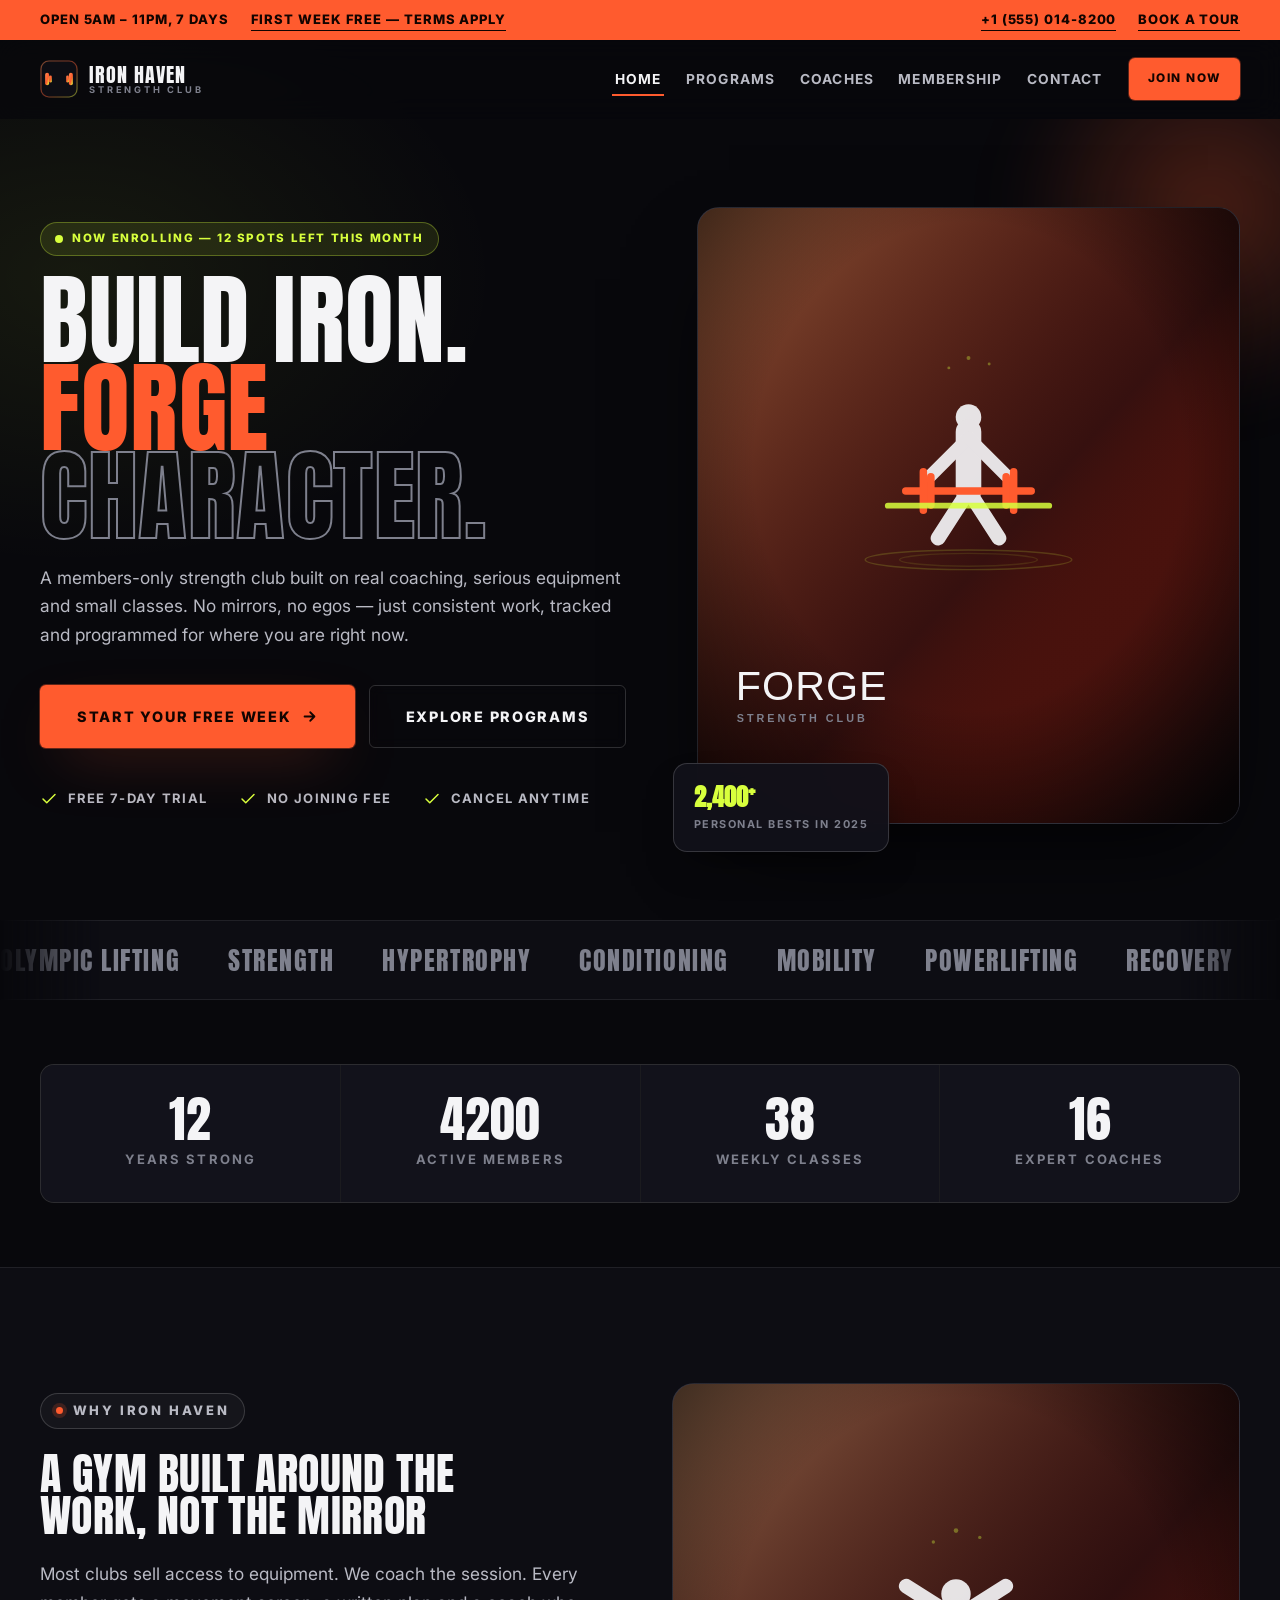
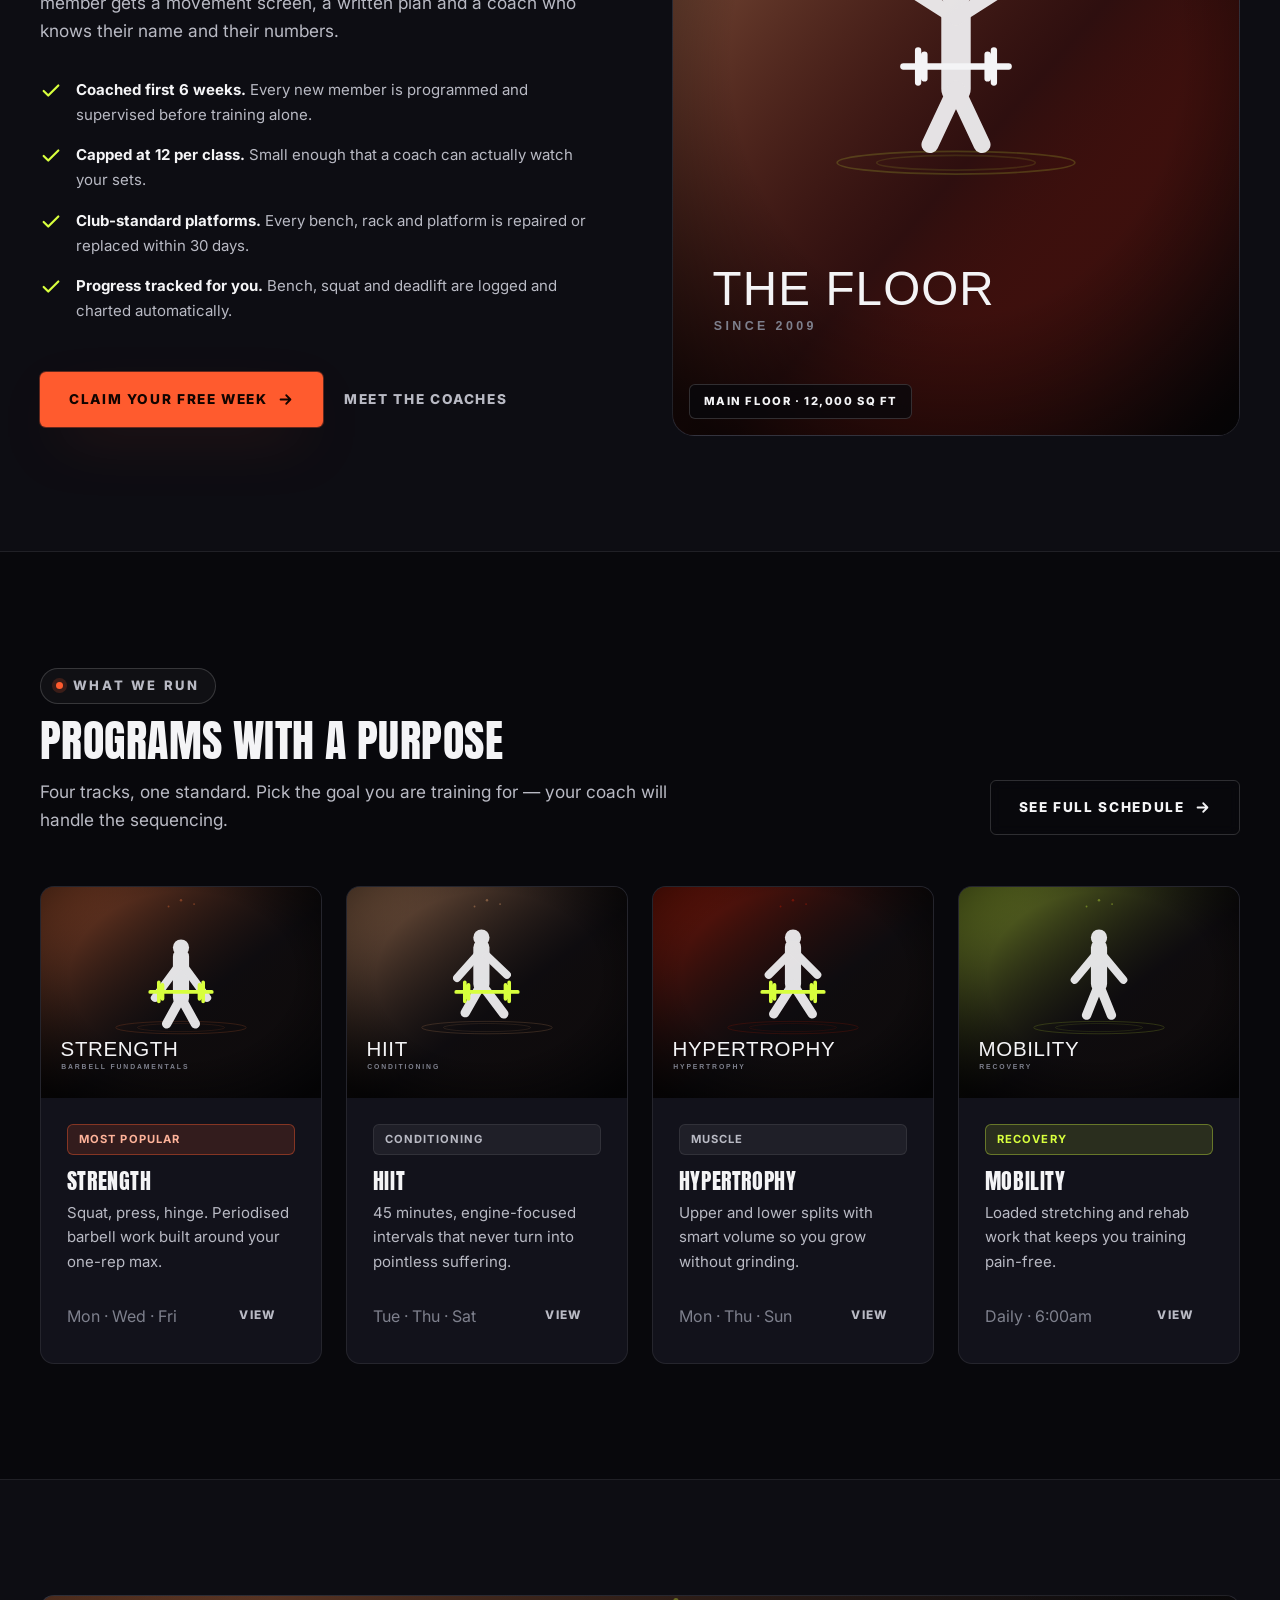
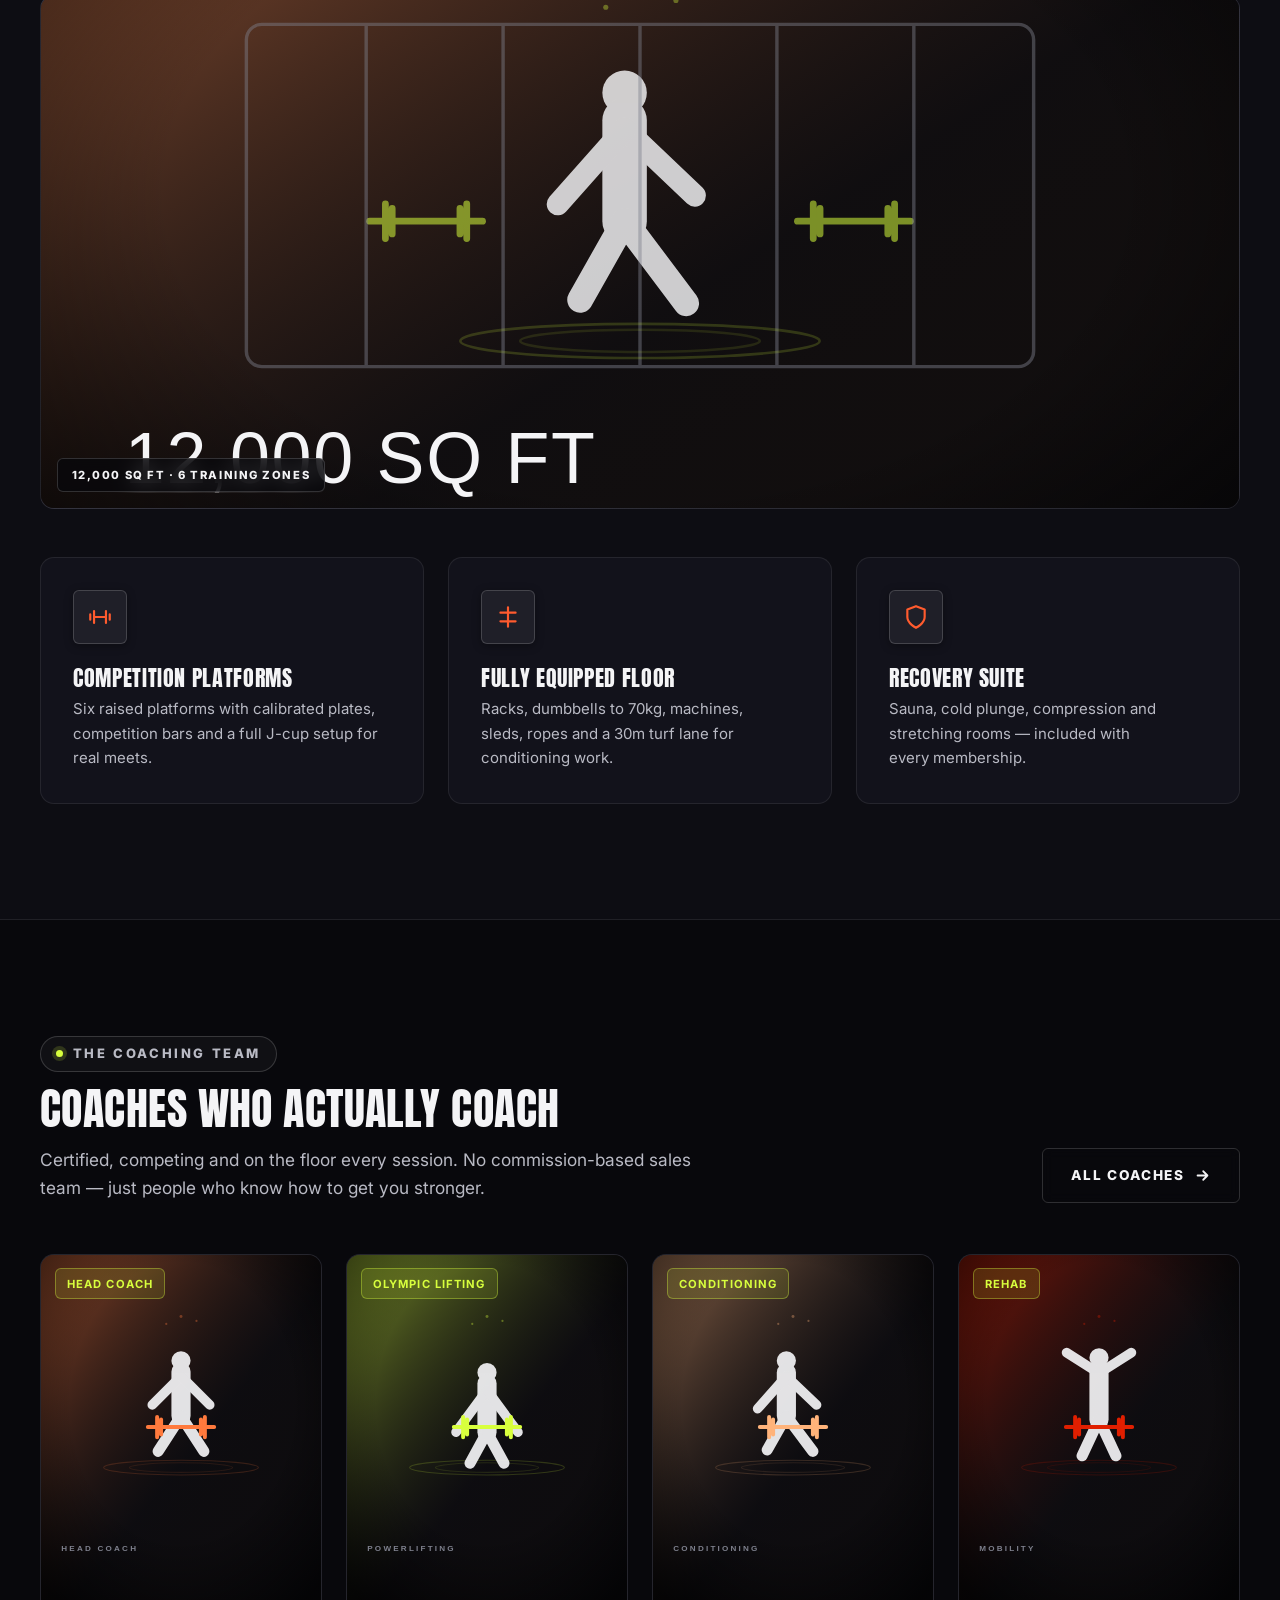
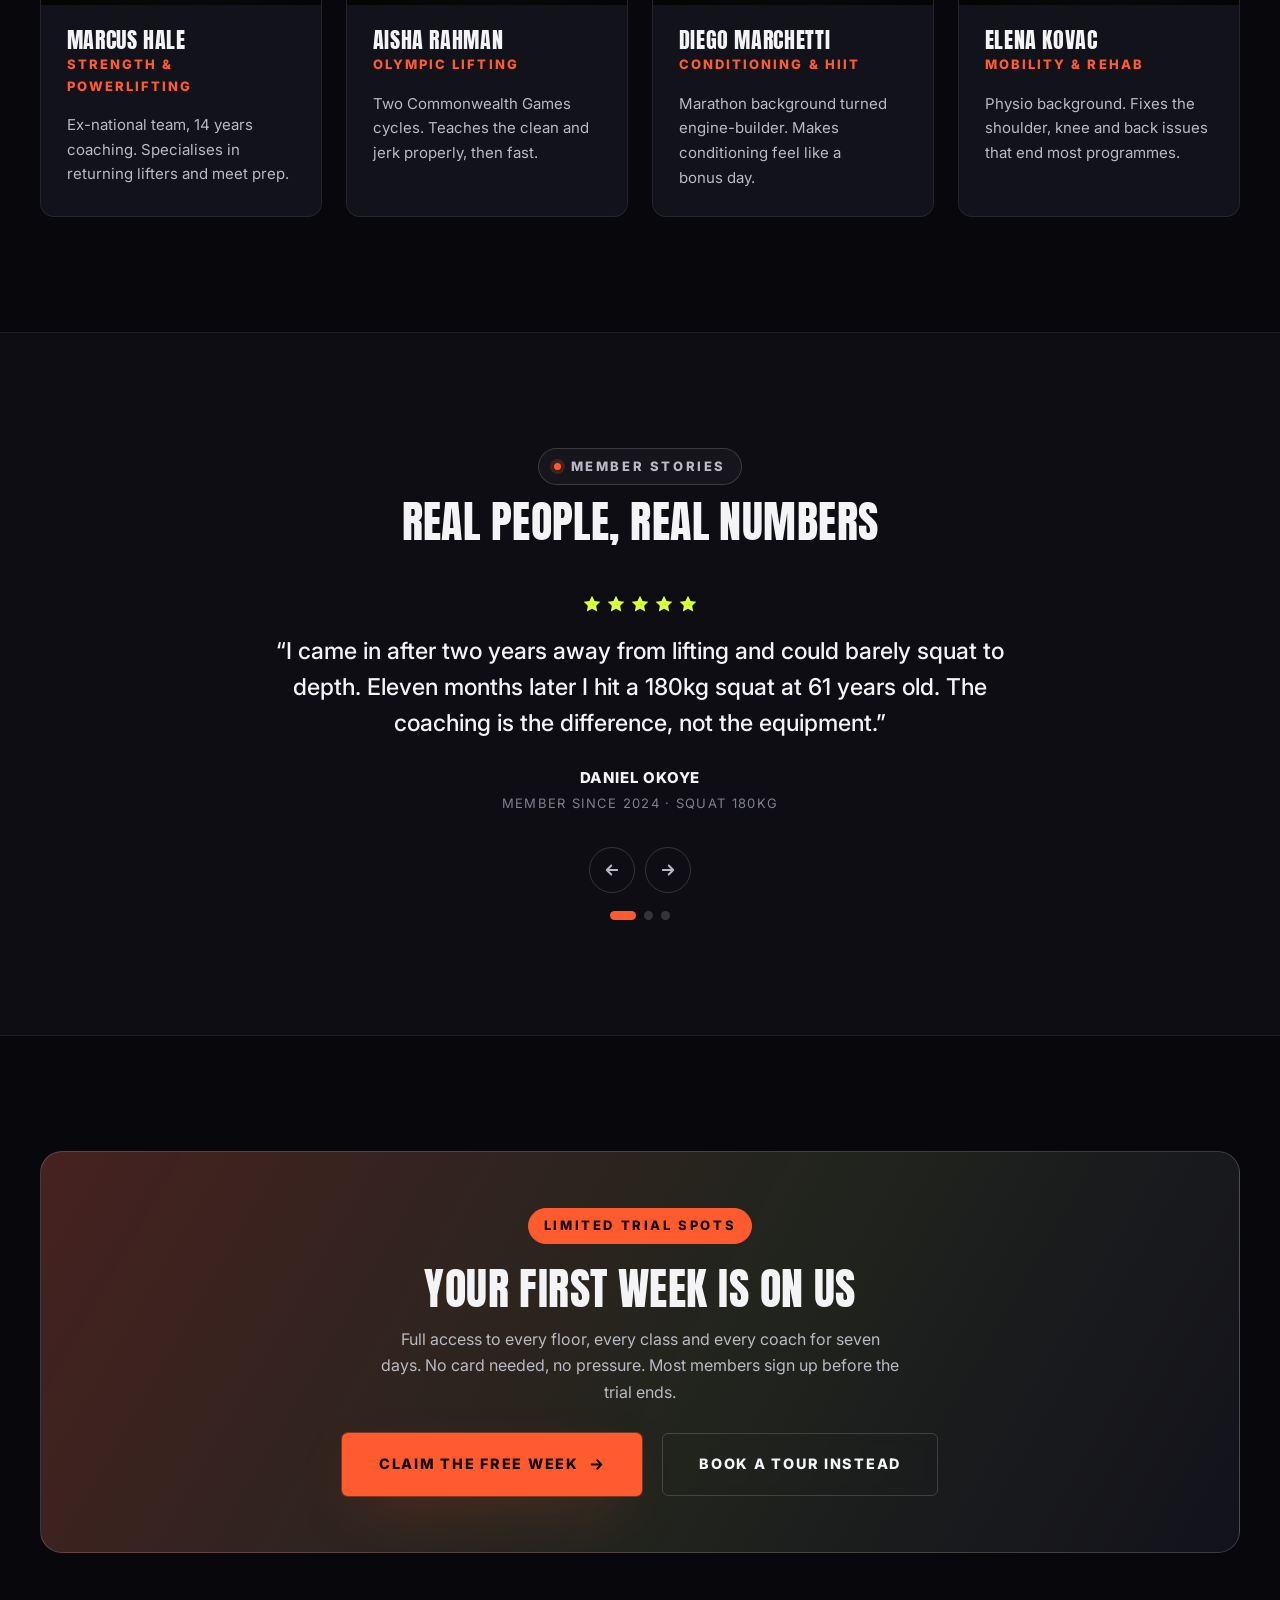
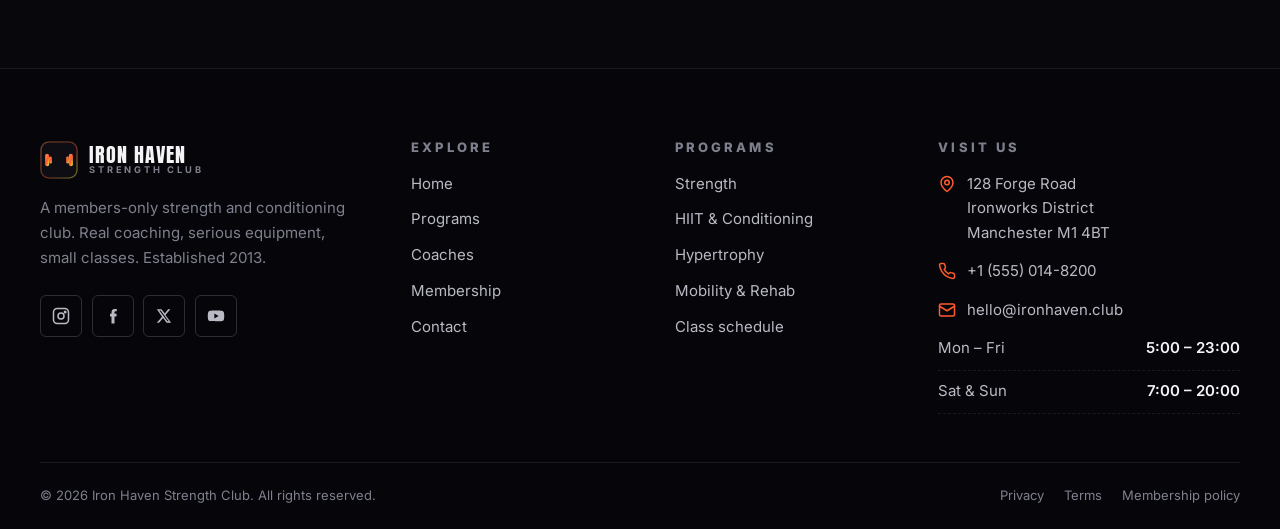
<file: index.html>
<!DOCTYPE html>
<html lang="en">
<head>
<meta charset="utf-8">
<meta name="viewport" content="width=device-width, initial-scale=1">
<title>__PAGE_TITLE__</title>
<meta name="description" content="__PAGE_DESCRIPTION__">
<meta name="theme-color" content="#08080c">
<link rel="icon" href="assets/img/logo.svg" type="image/svg+xml">
<link rel="preconnect" href="https://fonts.googleapis.com">
<link rel="preconnect" href="https://fonts.gstatic.com" crossorigin>
<link href="https://fonts.googleapis.com/css2?family=Anton&family=Inter:wght@400;500;600;700;800&display=swap" rel="stylesheet">
<link rel="stylesheet" href="assets/css/main.css">
</head>
<body>
<a class="skip-link" href="#main">Skip to main content</a>

<!-- ============================ TOP BAR ============================ -->
<div class="topbar">
  <div class="container">
    <div class="topbar__list">
      <span>Open 5am &ndash; 11pm, 7 days</span>
      <a href="membership.html">First week free &mdash; terms apply</a>
    </div>
    <div class="topbar__list">
      <a href="tel:+15550148200">+1 (555) 014-8200</a>
      <a href="contact.html">Book a tour</a>
    </div>
  </div>
</div>

<!-- ============================ HEADER ============================= -->
<header class="site-header">
  <div class="container site-header__inner">
    <a class="logo" href="index.html" aria-label="Iron Haven home">
      <img class="logo__mark" src="assets/img/logo.svg" alt="" width="38" height="38">
      <span class="logo__text">
        <span class="logo__name">Iron Haven</span>
        <span class="logo__tag">Strength Club</span>
      </span>
    </a>

    <button class="nav-toggle" type="button" aria-expanded="false" aria-controls="primary-nav" aria-label="Toggle navigation menu">
      <span></span><span></span><span></span>
    </button>

    <nav class="nav" id="primary-nav" aria-label="Primary">
      <a class="nav__link" href="index.html" aria-current="page">Home</a>
      <a class="nav__link" href="programs.html">Programs</a>
      <a class="nav__link" href="trainers.html">Coaches</a>
      <a class="nav__link" href="membership.html">Membership</a>
      <a class="nav__link" href="contact.html">Contact</a>
      <a class="btn btn--primary btn--sm nav__cta" href="membership.html">Join Now</a>
    </nav>
  </div>
</header>

<main id="main">
<!-- ============================ HERO ============================ -->
  <section class="hero">
    <div class="glow-blob" style="top:-120px;right:-140px;"></div>
    <div class="container hero__grid">
      <div class="hero__copy">
        <span class="live"><span class="live__dot" aria-hidden="true"></span> Now enrolling &mdash; 12 spots left this month</span>

        <h1 class="hero__title">
          Build iron.<br>
          <span class="text-accent">Forge</span> <span class="outline">character.</span>
        </h1>

        <p class="lead hero__text">
          A members-only strength club built on real coaching, serious equipment
          and small classes. No mirrors, no egos &mdash; just consistent work,
          tracked and programmed for where you are right now.
        </p>

        <div class="hero__actions">
          <a class="btn btn--primary btn--lg" href="membership.html">
            Start your free week
            <svg viewBox="0 0 24 24" fill="none" stroke="currentColor" stroke-width="2.5" stroke-linecap="round" stroke-linejoin="round" aria-hidden="true"><path d="M5 12h14M13 6l6 6-6 6"/></svg>
          </a>
          <a class="btn btn--dark btn--lg" href="programs.html">Explore programs</a>
        </div>

        <div class="hero__meta">
          <span class="hero__meta-item">
            <svg viewBox="0 0 24 24" fill="none" stroke="currentColor" stroke-width="2" stroke-linecap="round" stroke-linejoin="round" aria-hidden="true"><path d="M20 6 9 17l-5-5"/></svg>
            Free 7-day trial
          </span>
          <span class="hero__meta-item">
            <svg viewBox="0 0 24 24" fill="none" stroke="currentColor" stroke-width="2" stroke-linecap="round" stroke-linejoin="round" aria-hidden="true"><path d="M20 6 9 17l-5-5"/></svg>
            No joining fee
          </span>
          <span class="hero__meta-item">
            <svg viewBox="0 0 24 24" fill="none" stroke="currentColor" stroke-width="2" stroke-linecap="round" stroke-linejoin="round" aria-hidden="true"><path d="M20 6 9 17l-5-5"/></svg>
            Cancel anytime
          </span>
        </div>
      </div>

      <div class="hero__media">
        <figure class="media media--r4 hero__media-main" data-reveal>
          <img src="assets/img/hero-main.svg" alt="Mockup illustration of an athlete performing a barbell squat on the Iron Haven training floor" width="1100" height="1250" fetchpriority="high">
        </figure>
        <div class="hero__card-float">
          <b>2,400<sup>+</sup></b>
          <span>Personal bests in 2025</span>
        </div>
      </div>
    </div>
  </section>

  <!-- ============================ MARQUEE ============================ -->
  <div class="marquee" aria-hidden="true">
    <div class="marquee__track">
      <div class="marquee__item">
        <span>Olympic Lifting</span><span>Strength</span><span>Hypertrophy</span><span>Conditioning</span>
        <span>Mobility</span><span>Powerlifting</span><span>Recovery</span><span>Nutrition</span>
      </div>
      <div class="marquee__item">
        <span>Olympic Lifting</span><span>Strength</span><span>Hypertrophy</span><span>Conditioning</span>
        <span>Mobility</span><span>Powerlifting</span><span>Recovery</span><span>Nutrition</span>
      </div>
    </div>
  </div>

  <!-- ============================ STATS ============================ -->
  <section class="section section--tight">
    <div class="container">
      <div class="stats" data-reveal>
        <div class="stat">
          <span class="stat__num" data-count="12" data-decimals="0">12</span>
          <span class="stat__label">Years strong</span>
        </div>
        <div class="stat">
          <span class="stat__num" data-count="4200" data-decimals="0">4200</span>
          <span class="stat__label">Active members</span>
        </div>
        <div class="stat">
          <span class="stat__num" data-count="38" data-decimals="0">38</span>
          <span class="stat__label">Weekly classes</span>
        </div>
        <div class="stat">
          <span class="stat__num" data-count="16" data-decimals="0">16</span>
          <span class="stat__label">Expert coaches</span>
        </div>
      </div>
    </div>
  </section>
<!-- ============================ ABOUT ============================ -->
  <section class="section section--alt" id="about">
    <div class="container split">
      <div class="split__copy" data-reveal>
        <span class="eyebrow">Why Iron Haven</span>
        <h2 class="mt-3">A gym built around the work, not the mirror</h2>
        <p class="lead mt-3">
          Most clubs sell access to equipment. We coach the session. Every member
          gets a movement screen, a written plan and a coach who knows their name
          and their numbers.
        </p>
        <ul class="features mt-4">
          <li>
            <svg viewBox="0 0 24 24" fill="none" stroke="currentColor" stroke-width="2.4" stroke-linecap="round" stroke-linejoin="round" aria-hidden="true"><path d="M20 6 9 17l-5-5"/></svg>
            <span><strong>Coached first 6 weeks.</strong> Every new member is programmed and supervised before training alone.</span>
          </li>
          <li>
            <svg viewBox="0 0 24 24" fill="none" stroke="currentColor" stroke-width="2.4" stroke-linecap="round" stroke-linejoin="round" aria-hidden="true"><path d="M20 6 9 17l-5-5"/></svg>
            <span><strong>Capped at 12 per class.</strong> Small enough that a coach can actually watch your sets.</span>
          </li>
          <li>
            <svg viewBox="0 0 24 24" fill="none" stroke="currentColor" stroke-width="2.4" stroke-linecap="round" stroke-linejoin="round" aria-hidden="true"><path d="M20 6 9 17l-5-5"/></svg>
            <span><strong>Club-standard platforms.</strong> Every bench, rack and platform is repaired or replaced within 30 days.</span>
          </li>
          <li>
            <svg viewBox="0 0 24 24" fill="none" stroke="currentColor" stroke-width="2.4" stroke-linecap="round" stroke-linejoin="round" aria-hidden="true"><path d="M20 6 9 17l-5-5"/></svg>
            <span><strong>Progress tracked for you.</strong> Bench, squat and deadlift are logged and charted automatically.</span>
          </li>
        </ul>
        <div class="row mt-5">
          <a class="btn btn--primary" href="membership.html">
            Claim your free week
            <svg viewBox="0 0 24 24" fill="none" stroke="currentColor" stroke-width="2.5" stroke-linecap="round" stroke-linejoin="round" aria-hidden="true"><path d="M5 12h14M13 6l6 6-6 6"/></svg>
          </a>
          <a class="btn btn--ghost" href="trainers.html">Meet the coaches</a>
        </div>
      </div>

      <div class="split__media" data-reveal style="--reveal-delay:120ms">
        <figure class="media media--r4">
          <img src="assets/img/about-floor.svg" alt="Mockup illustration of the Iron Haven main training floor with a barbell press station" width="1000" height="1150" loading="lazy">
          <figcaption class="media__badge">Main floor &middot; 12,000 sq ft</figcaption>
        </figure>
      </div>
    </div>
  </section>
<!-- ============================ PROGRAMS ============================ -->
  <section class="section" id="programs">
    <div class="container">
      <div class="section-head">
        <div>
          <span class="eyebrow">What we run</span>
          <h2 class="mt-3">Programs with a purpose</h2>
          <p class="lead">
            Four tracks, one standard. Pick the goal you are training for &mdash;
            your coach will handle the sequencing.
          </p>
        </div>
        <a class="btn btn--dark" href="programs.html">
          See full schedule
          <svg viewBox="0 0 24 24" fill="none" stroke="currentColor" stroke-width="2.5" stroke-linecap="round" stroke-linejoin="round" aria-hidden="true"><path d="M5 12h14M13 6l6 6-6 6"/></svg>
        </a>
      </div>

      <div class="grid grid-4">
        <article class="card" data-reveal>
          <img src="assets/img/program-strength.svg" alt="Mockup: barbell strength programme" width="900" height="680" loading="lazy">
          <div class="card__body">
            <span class="tag tag--accent">Most popular</span>
            <h3 class="card__title mt-2">Strength</h3>
            <p class="card__text">Squat, press, hinge. Periodised barbell work built around your one-rep max.</p>
            <div class="card__foot">
              <span class="dim">Mon &middot; Wed &middot; Fri</span>
              <a class="btn btn--ghost btn--sm" href="programs.html#strength" aria-label="View the Strength program">View</a>
            </div>
          </div>
        </article>

        <article class="card" data-reveal style="--reveal-delay:80ms">
          <img src="assets/img/program-hiit.svg" alt="Mockup: high intensity conditioning programme" width="900" height="680" loading="lazy">
          <div class="card__body">
            <span class="tag">Conditioning</span>
            <h3 class="card__title mt-2">HIIT</h3>
            <p class="card__text">45 minutes, engine-focused intervals that never turn into pointless suffering.</p>
            <div class="card__foot">
              <span class="dim">Tue &middot; Thu &middot; Sat</span>
              <a class="btn btn--ghost btn--sm" href="programs.html#conditioning" aria-label="View the HIIT program">View</a>
            </div>
          </div>
        </article>

        <article class="card" data-reveal style="--reveal-delay:160ms">
          <img src="assets/img/program-hypertrophy.svg" alt="Mockup: hypertrophy muscle building programme" width="900" height="680" loading="lazy">
          <div class="card__body">
            <span class="tag">Muscle</span>
            <h3 class="card__title mt-2">Hypertrophy</h3>
            <p class="card__text">Upper and lower splits with smart volume so you grow without grinding.</p>
            <div class="card__foot">
              <span class="dim">Mon &middot; Thu &middot; Sun</span>
              <a class="btn btn--ghost btn--sm" href="programs.html#hypertrophy" aria-label="View the Hypertrophy program">View</a>
            </div>
          </div>
        </article>

        <article class="card" data-reveal style="--reveal-delay:240ms">
          <img src="assets/img/program-mobility.svg" alt="Mockup: mobility and recovery programme" width="900" height="680" loading="lazy">
          <div class="card__body">
            <span class="tag tag--lime">Recovery</span>
            <h3 class="card__title mt-2">Mobility</h3>
            <p class="card__text">Loaded stretching and rehab work that keeps you training pain-free.</p>
            <div class="card__foot">
              <span class="dim">Daily &middot; 6:00am</span>
              <a class="btn btn--ghost btn--sm" href="programs.html#mobility" aria-label="View the Mobility program">View</a>
            </div>
          </div>
        </article>
      </div>
    </div>
  </section>
<!-- ============================ FACILITY ============================ -->
  <section class="section section--alt">
    <div class="container">
      <div class="media media--r21 media--hover" data-reveal>
        <img src="assets/img/facility.svg" alt="Mockup illustration of the Iron Haven facility with platforms, racks and open training space" width="1400" height="900" loading="lazy">
        <figcaption class="media__badge">12,000 sq ft &middot; 6 training zones</figcaption>
      </div>

      <div class="grid grid-3 mt-5">
        <div class="panel" data-reveal>
          <span class="chip-icon chip-icon--dark" aria-hidden="true">
            <svg viewBox="0 0 24 24" fill="none" stroke="currentColor" stroke-width="2" stroke-linecap="round" stroke-linejoin="round"><path d="M6.5 6.5v11M17.5 6.5v11M3 9.5v5M21 9.5v5M6.5 12h11"/></svg>
          </span>
          <h3 class="mt-3">Competition platforms</h3>
          <p class="card__text mt-1">Six raised platforms with calibrated plates, competition bars and a full J-cup setup for real meets.</p>
        </div>
        <div class="panel" data-reveal style="--reveal-delay:80ms">
          <span class="chip-icon chip-icon--dark" aria-hidden="true">
            <svg viewBox="0 0 24 24" fill="none" stroke="currentColor" stroke-width="2" stroke-linecap="round" stroke-linejoin="round"><path d="M12 3v18M5 8h14M5 16h14"/></svg>
          </span>
          <h3 class="mt-3">Fully equipped floor</h3>
          <p class="card__text mt-1">Racks, dumbbells to 70kg, machines, sleds, ropes and a 30m turf lane for conditioning work.</p>
        </div>
        <div class="panel" data-reveal style="--reveal-delay:160ms">
          <span class="chip-icon chip-icon--dark" aria-hidden="true">
            <svg viewBox="0 0 24 24" fill="none" stroke="currentColor" stroke-width="2" stroke-linecap="round" stroke-linejoin="round"><path d="M12 22s8-4 8-10V5l-8-3-8 3v7c0 6 8 10 8 10z"/></svg>
          </span>
          <h3 class="mt-3">Recovery suite</h3>
          <p class="card__text mt-1">Sauna, cold plunge, compression and stretching rooms &mdash; included with every membership.</p>
        </div>
      </div>
    </div>
  </section>

  <!-- ============================ COACHES ============================ -->
  <section class="section">
    <div class="container">
      <div class="section-head">
        <div>
          <span class="eyebrow eyebrow--lime">The coaching team</span>
          <h2 class="mt-3">Coaches who actually coach</h2>
          <p class="lead">
            Certified, competing and on the floor every session. No commission-based
            sales team &mdash; just people who know how to get you stronger.
          </p>
        </div>
        <a class="btn btn--dark" href="trainers.html">
          All coaches
          <svg viewBox="0 0 24 24" fill="none" stroke="currentColor" stroke-width="2.5" stroke-linecap="round" stroke-linejoin="round" aria-hidden="true"><path d="M5 12h14M13 6l6 6-6 6"/></svg>
        </a>
      </div>

      <div class="grid grid-4">
        <article class="card" data-reveal>
          <div class="trainer__media">
            <img src="assets/img/coach-marcus.svg" alt="Mockup portrait of coach Marcus, head coach" width="760" height="950" loading="lazy">
            <span class="tag tag--lime trainer__rate">Head coach</span>
          </div>
          <div class="card__body">
            <h3 class="trainer__name">Marcus Hale</h3>
            <p class="trainer__role">Strength &amp; Powerlifting</p>
            <p class="card__text mt-2">Ex-national team, 14 years coaching. Specialises in returning lifters and meet prep.</p>
          </div>
        </article>

        <article class="card" data-reveal style="--reveal-delay:80ms">
          <div class="trainer__media">
            <img src="assets/img/coach-aisha.svg" alt="Mockup portrait of coach Aisha, powerlifting specialist" width="760" height="950" loading="lazy">
            <span class="tag tag--lime trainer__rate">Olympic lifting</span>
          </div>
          <div class="card__body">
            <h3 class="trainer__name">Aisha Rahman</h3>
            <p class="trainer__role">Olympic Lifting</p>
            <p class="card__text mt-2">Two Commonwealth Games cycles. Teaches the clean and jerk properly, then fast.</p>
          </div>
        </article>

        <article class="card" data-reveal style="--reveal-delay:160ms">
          <div class="trainer__media">
            <img src="assets/img/coach-diego.svg" alt="Mockup portrait of coach Diego, conditioning specialist" width="760" height="950" loading="lazy">
            <span class="tag tag--lime trainer__rate">Conditioning</span>
          </div>
          <div class="card__body">
            <h3 class="trainer__name">Diego Marchetti</h3>
            <p class="trainer__role">Conditioning &amp; HIIT</p>
            <p class="card__text mt-2">Marathon background turned engine-builder. Makes conditioning feel like a bonus day.</p>
          </div>
        </article>

        <article class="card" data-reveal style="--reveal-delay:240ms">
          <div class="trainer__media">
            <img src="assets/img/coach-elena.svg" alt="Mockup portrait of coach Elena, mobility and rehab specialist" width="760" height="950" loading="lazy">
            <span class="tag tag--lime trainer__rate">Rehab</span>
          </div>
          <div class="card__body">
            <h3 class="trainer__name">Elena Kovac</h3>
            <p class="trainer__role">Mobility &amp; Rehab</p>
            <p class="card__text mt-2">Physio background. Fixes the shoulder, knee and back issues that end most programmes.</p>
          </div>
        </article>
      </div>
    </div>
  </section>
<!-- ============================ TESTIMONIALS ============================ -->
  <section class="section section--alt">
    <div class="container container--narrow">
      <div class="section-head section-head--center">
        <div>
          <span class="eyebrow">Member stories</span>
          <h2 class="mt-3">Real people, real numbers</h2>
        </div>
      </div>

      <div class="slider" data-slider data-reveal>
        <div class="slider__viewport">
          <div class="slider__track">

            <div class="slider__slide">
              <blockquote class="quote">
                <div class="quote__stars" aria-label="Rated 5 out of 5">
                  <svg viewBox="0 0 24 24" fill="currentColor" aria-hidden="true"><path d="m12 2 3.1 6.3 6.9 1-5 4.9 1.2 6.8L12 17.8 5.8 21l1.2-6.8-5-4.9 6.9-1z"/></svg>
                  <svg viewBox="0 0 24 24" fill="currentColor" aria-hidden="true"><path d="m12 2 3.1 6.3 6.9 1-5 4.9 1.2 6.8L12 17.8 5.8 21l1.2-6.8-5-4.9 6.9-1z"/></svg>
                  <svg viewBox="0 0 24 24" fill="currentColor" aria-hidden="true"><path d="m12 2 3.1 6.3 6.9 1-5 4.9 1.2 6.8L12 17.8 5.8 21l1.2-6.8-5-4.9 6.9-1z"/></svg>
                  <svg viewBox="0 0 24 24" fill="currentColor" aria-hidden="true"><path d="m12 2 3.1 6.3 6.9 1-5 4.9 1.2 6.8L12 17.8 5.8 21l1.2-6.8-5-4.9 6.9-1z"/></svg>
                  <svg viewBox="0 0 24 24" fill="currentColor" aria-hidden="true"><path d="m12 2 3.1 6.3 6.9 1-5 4.9 1.2 6.8L12 17.8 5.8 21l1.2-6.8-5-4.9 6.9-1z"/></svg>
                </div>
                <p class="quote__text">
                  &ldquo;I came in after two years away from lifting and could barely squat
                  to depth. Eleven months later I hit a 180kg squat at 61 years old.
                  The coaching is the difference, not the equipment.&rdquo;
                </p>
                <footer class="quote__author">
                  <span class="quote__name">Daniel Okoye</span>
                  <span class="quote__role">Member since 2024 &middot; Squat 180kg</span>
                </footer>
              </blockquote>
            </div>

            <div class="slider__slide">
              <blockquote class="quote">
                <div class="quote__stars" aria-label="Rated 5 out of 5">
                  <svg viewBox="0 0 24 24" fill="currentColor" aria-hidden="true"><path d="m12 2 3.1 6.3 6.9 1-5 4.9 1.2 6.8L12 17.8 5.8 21l1.2-6.8-5-4.9 6.9-1z"/></svg>
                  <svg viewBox="0 0 24 24" fill="currentColor" aria-hidden="true"><path d="m12 2 3.1 6.3 6.9 1-5 4.9 1.2 6.8L12 17.8 5.8 21l1.2-6.8-5-4.9 6.9-1z"/></svg>
                  <svg viewBox="0 0 24 24" fill="currentColor" aria-hidden="true"><path d="m12 2 3.1 6.3 6.9 1-5 4.9 1.2 6.8L12 17.8 5.8 21l1.2-6.8-5-4.9 6.9-1z"/></svg>
                  <svg viewBox="0 0 24 24" fill="currentColor" aria-hidden="true"><path d="m12 2 3.1 6.3 6.9 1-5 4.9 1.2 6.8L12 17.8 5.8 21l1.2-6.8-5-4.9 6.9-1z"/></svg>
                  <svg viewBox="0 0 24 24" fill="currentColor" aria-hidden="true"><path d="m12 2 3.1 6.3 6.9 1-5 4.9 1.2 6.8L12 17.8 5.8 21l1.2-6.8-5-4.9 6.9-1z"/></svg>
                </div>
                <p class="quote__text">
                  &ldquo;The Tuesday conditioning class is the only 45 minutes of my day
                  I do not have to think about. Nobody is on a phone and the coach
                  actually watches your intervals.&rdquo;
                </p>
                <footer class="quote__author">
                  <span class="quote__name">Priya Nair</span>
                  <span class="quote__role">Member since 2022 &middot; 1,100 kcal average</span>
                </footer>
              </blockquote>
            </div>

            <div class="slider__slide">
              <blockquote class="quote">
                <div class="quote__stars" aria-label="Rated 5 out of 5">
                  <svg viewBox="0 0 24 24" fill="currentColor" aria-hidden="true"><path d="m12 2 3.1 6.3 6.9 1-5 4.9 1.2 6.8L12 17.8 5.8 21l1.2-6.8-5-4.9 6.9-1z"/></svg>
                  <svg viewBox="0 0 24 24" fill="currentColor" aria-hidden="true"><path d="m12 2 3.1 6.3 6.9 1-5 4.9 1.2 6.8L12 17.8 5.8 21l1.2-6.8-5-4.9 6.9-1z"/></svg>
                  <svg viewBox="0 0 24 24" fill="currentColor" aria-hidden="true"><path d="m12 2 3.1 6.3 6.9 1-5 4.9 1.2 6.8L12 17.8 5.8 21l1.2-6.8-5-4.9 6.9-1z"/></svg>
                  <svg viewBox="0 0 24 24" fill="currentColor" aria-hidden="true"><path d="m12 2 3.1 6.3 6.9 1-5 4.9 1.2 6.8L12 17.8 5.8 21l1.2-6.8-5-4.9 6.9-1z"/></svg>
                  <svg viewBox="0 0 24 24" fill="currentColor" aria-hidden="true"><path d="m12 2 3.1 6.3 6.9 1-5 4.9 1.2 6.8L12 17.8 5.8 21l1.2-6.8-5-4.9 6.9-1z"/></svg>
                </div>
                <p class="quote__text">
                  &ldquo;Elena rebuilt my shoulder after surgery and got me back to
                  pressing overhead. Three other physios had told me to give it up.
                  This is the only gym I have stayed at longer than six months.&rdquo;
                </p>
                <footer class="quote__author">
                  <span class="quote__name">Tomas Berg</span>
                  <span class="quote__role">Member since 2021 &middot; Bench 120kg</span>
                </footer>
              </blockquote>
            </div>

          </div>
        </div>
<div class="slider__nav">
          <button class="slider__btn" type="button" data-slider-prev aria-label="Previous testimonial">
            <svg viewBox="0 0 24 24" fill="none" stroke="currentColor" stroke-width="2.5" stroke-linecap="round" stroke-linejoin="round" aria-hidden="true"><path d="M19 12H5M11 18l-6-6 6-6"/></svg>
          </button>
          <button class="slider__btn" type="button" data-slider-next aria-label="Next testimonial">
            <svg viewBox="0 0 24 24" fill="none" stroke="currentColor" stroke-width="2.5" stroke-linecap="round" stroke-linejoin="round" aria-hidden="true"><path d="M5 12h14M13 6l6 6-6 6"/></svg>
          </button>
        </div>
        <div class="slider__dots" data-slider-dots></div>
      </div>
    </div>
  </section>

  <!-- ============================ CTA ============================ -->
  <section class="section">
    <div class="container">
      <div class="cta-band" data-reveal>
        <span class="eyebrow eyebrow--solid">Limited trial spots</span>
        <h2 class="mt-3">Your first week is on us</h2>
        <p>
          Full access to every floor, every class and every coach for seven days.
          No card needed, no pressure. Most members sign up before the trial ends.
        </p>
        <div class="row">
          <a class="btn btn--primary btn--lg" href="membership.html">
            Claim the free week
            <svg viewBox="0 0 24 24" fill="none" stroke="currentColor" stroke-width="2.5" stroke-linecap="round" stroke-linejoin="round" aria-hidden="true"><path d="M5 12h14M13 6l6 6-6 6"/></svg>
          </a>
          <a class="btn btn--dark btn--lg" href="contact.html">Book a tour instead</a>
        </div>
      </div>
    </div>
  </section>

</main>
<!-- ============================ FOOTER ============================ -->
<footer class="site-footer">
  <div class="container">
    <div class="footer__grid">
      <div class="footer__brand">
        <a class="logo" href="index.html" aria-label="Iron Haven home">
          <img class="logo__mark" src="assets/img/logo.svg" alt="" width="38" height="38">
          <span class="logo__text">
            <span class="logo__name">Iron Haven</span>
            <span class="logo__tag">Strength Club</span>
          </span>
        </a>
        <p>
          A members-only strength and conditioning club. Real coaching,
          serious equipment, small classes. Established 2013.
        </p>
        <div class="socials">
          <a href="#" aria-label="Iron Haven on Instagram">
            <svg viewBox="0 0 24 24" fill="none" stroke="currentColor" stroke-width="2" stroke-linecap="round" stroke-linejoin="round" aria-hidden="true"><rect x="2" y="2" width="20" height="20" rx="5"/><circle cx="12" cy="12" r="4"/><circle cx="17.5" cy="6.5" r="1" fill="currentColor"/></svg>
          </a>
          <a href="#" aria-label="Iron Haven on Facebook">
            <svg viewBox="0 0 24 24" fill="currentColor" aria-hidden="true"><path d="M14 9V7c0-1 .7-1.5 1.5-1.5H17V2.5h-2.5A4.5 4.5 0 0 0 10 7v2H8v3.5h2V22h4V12.5h2.5L17 9z"/></svg>
          </a>
          <a href="#" aria-label="Iron Haven on X">
            <svg viewBox="0 0 24 24" fill="currentColor" aria-hidden="true"><path d="M17.5 3h3l-6.6 7.5L21.5 21h-6l-4.7-6.2L5.4 21h-3l7-8-6.9-10h6.2l4.3 5.6zm-1 16h1.7L7.6 4.7H5.8z"/></svg>
          </a>
          <a href="#" aria-label="Iron Haven on YouTube">
            <svg viewBox="0 0 24 24" fill="currentColor" aria-hidden="true"><path d="M22.5 7.2a2.7 2.7 0 0 0-1.9-1.9C18.9 4.8 12 4.8 12 4.8s-6.9 0-8.6.5A2.7 2.7 0 0 0 1.5 7.2 28 28 0 0 0 1 12a28 28 0 0 0 .5 4.8 2.7 2.7 0 0 0 1.9 1.9c1.7.5 8.6.5 8.6.5s6.9 0 8.6-.5a2.7 2.7 0 0 0 1.9-1.9A28 28 0 0 0 23 12a28 28 0 0 0-.5-4.8zM9.8 15.3V8.7l5.7 3.3z"/></svg>
          </a>
        </div>
      </div>

      <div>
        <h2 class="footer__title">Explore</h2>
        <nav class="footer__links" aria-label="Footer">
          <a href="index.html">Home</a>
          <a href="programs.html">Programs</a>
          <a href="trainers.html">Coaches</a>
          <a href="membership.html">Membership</a>
          <a href="contact.html">Contact</a>
        </nav>
      </div>

      <div>
        <h2 class="footer__title">Programs</h2>
        <nav class="footer__links" aria-label="Programs">
          <a href="programs.html#strength">Strength</a>
          <a href="programs.html#conditioning">HIIT &amp; Conditioning</a>
          <a href="programs.html#hypertrophy">Hypertrophy</a>
          <a href="programs.html#mobility">Mobility &amp; Rehab</a>
          <a href="programs.html#schedule">Class schedule</a>
        </nav>
      </div>
<div>
        <h2 class="footer__title">Visit us</h2>
        <ul class="footer__contact">
          <li>
            <svg viewBox="0 0 24 24" fill="none" stroke="currentColor" stroke-width="2" stroke-linecap="round" stroke-linejoin="round" aria-hidden="true"><path d="M20 10c0 6-8 12-8 12s-8-6-8-12a8 8 0 1 1 16 0z"/><circle cx="12" cy="10" r="3"/></svg>
            <address>128 Forge Road<br>Ironworks District<br>Manchester M1 4BT</address>
          </li>
          <li>
            <svg viewBox="0 0 24 24" fill="none" stroke="currentColor" stroke-width="2" stroke-linecap="round" stroke-linejoin="round" aria-hidden="true"><path d="M22 16.9v3a2 2 0 0 1-2.2 2 19.8 19.8 0 0 1-8.6-3.1 19.5 19.5 0 0 1-6-6A19.8 19.8 0 0 1 2.1 4.2 2 2 0 0 1 4.1 2h3a2 2 0 0 1 2 1.7c.1 1 .4 1.9.7 2.8a2 2 0 0 1-.5 2.1L8.1 9.9a16 16 0 0 0 6 6l1.3-1.3a2 2 0 0 1 2.1-.4c.9.3 1.8.6 2.8.7a2 2 0 0 1 1.7 2z"/></svg>
            <a href="tel:+15550148200">+1 (555) 014-8200</a>
          </li>
          <li>
            <svg viewBox="0 0 24 24" fill="none" stroke="currentColor" stroke-width="2" stroke-linecap="round" stroke-linejoin="round" aria-hidden="true"><rect x="2" y="4" width="20" height="16" rx="2"/><path d="m2 7 10 6 10-6"/></svg>
            <a href="mailto:hello@ironhaven.club">hello@ironhaven.club</a>
          </li>
        </ul>
        <ul class="hours">
          <li><span>Mon &ndash; Fri</span><span>5:00 &ndash; 23:00</span></li>
          <li><span>Sat &amp; Sun</span><span>7:00 &ndash; 20:00</span></li>
        </ul>
      </div>
    </div>

    <div class="footer__bottom">
      <p>&copy; <span data-year>2025</span> Iron Haven Strength Club. All rights reserved.</p>
      <nav aria-label="Legal">
        <a href="#">Privacy</a>
        <a href="#">Terms</a>
        <a href="#">Membership policy</a>
      </nav>
    </div>
  </div>
</footer>

<button class="to-top" type="button" aria-label="Back to top">
  <svg viewBox="0 0 24 24" fill="none" stroke="currentColor" stroke-width="2.5" stroke-linecap="round" stroke-linejoin="round" aria-hidden="true"><path d="M12 19V5M5 12l7-7 7 7"/></svg>
</button>

<script src="assets/js/main.js" defer></script>
<script src="assets/js/components.js" defer></script>
<script src="assets/js/forms.js" defer></script>
</body>
</html>
</main>
</body>
</html>
</file>
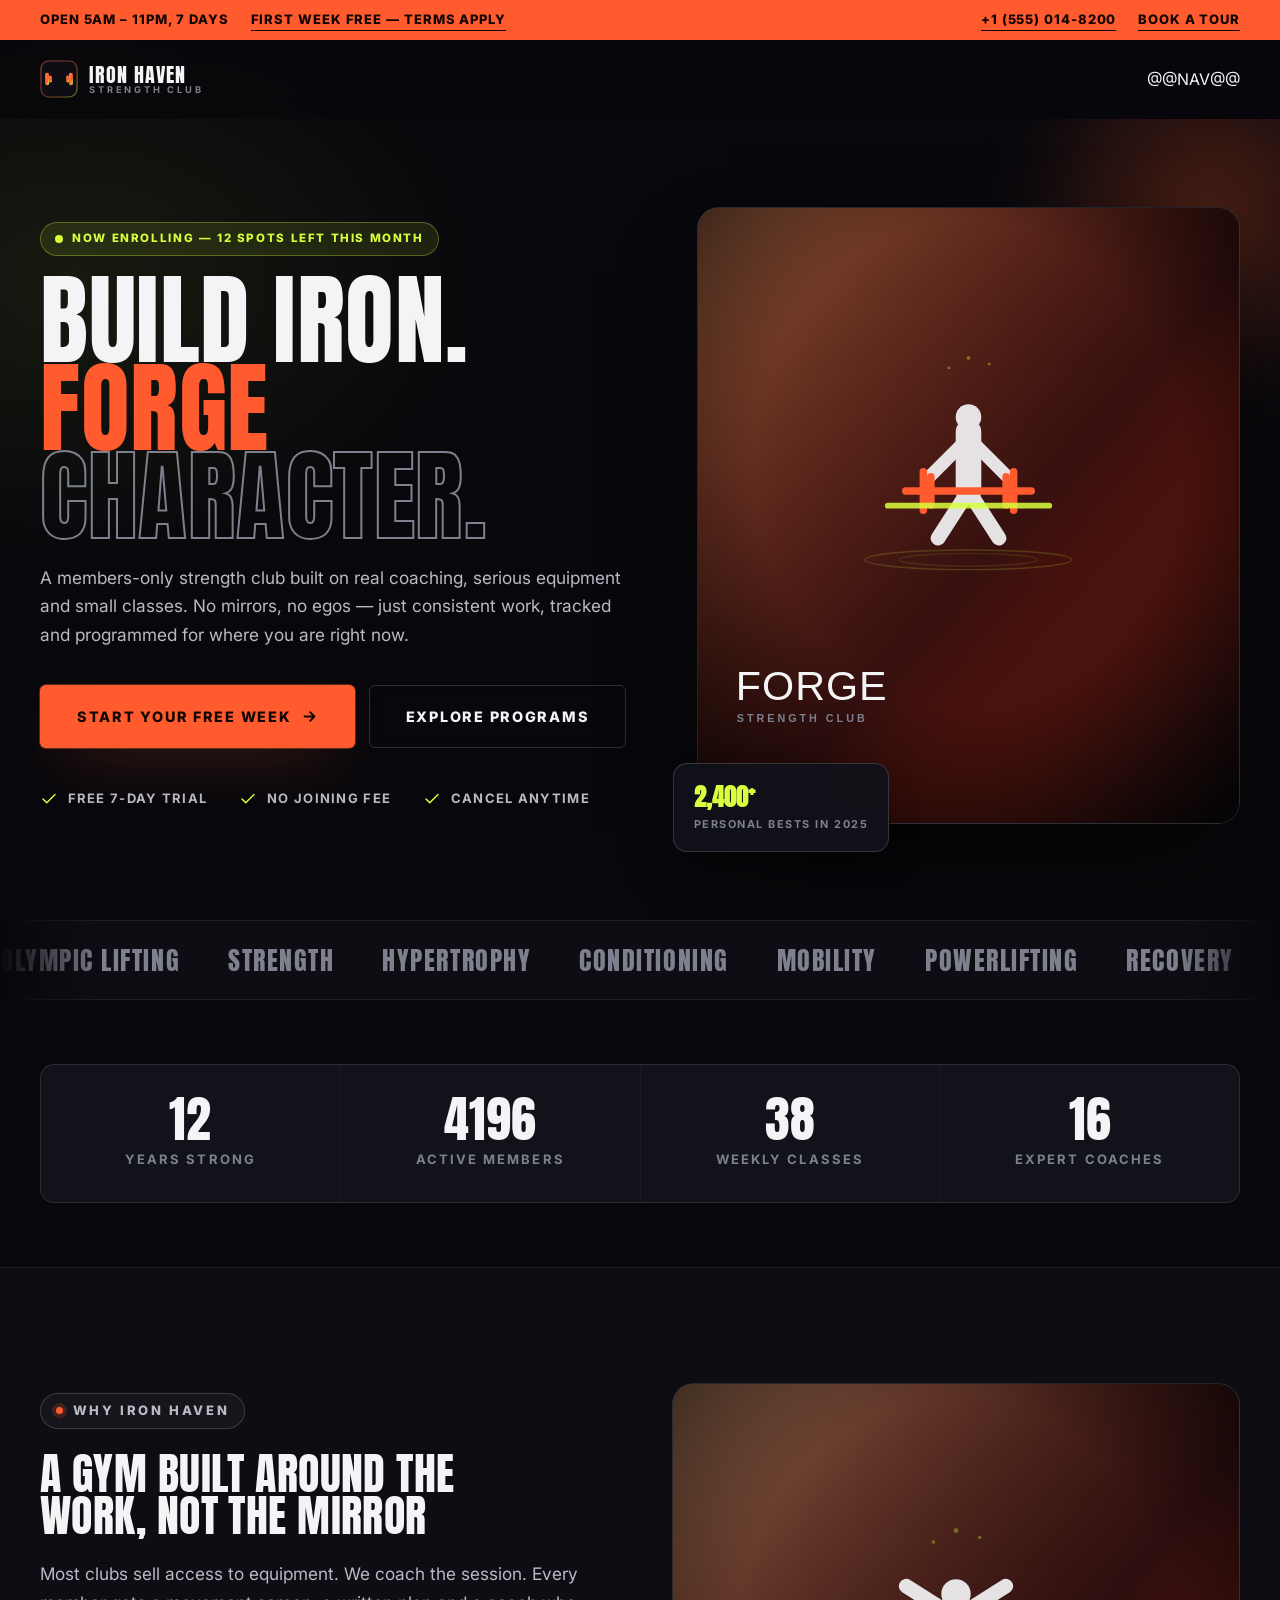
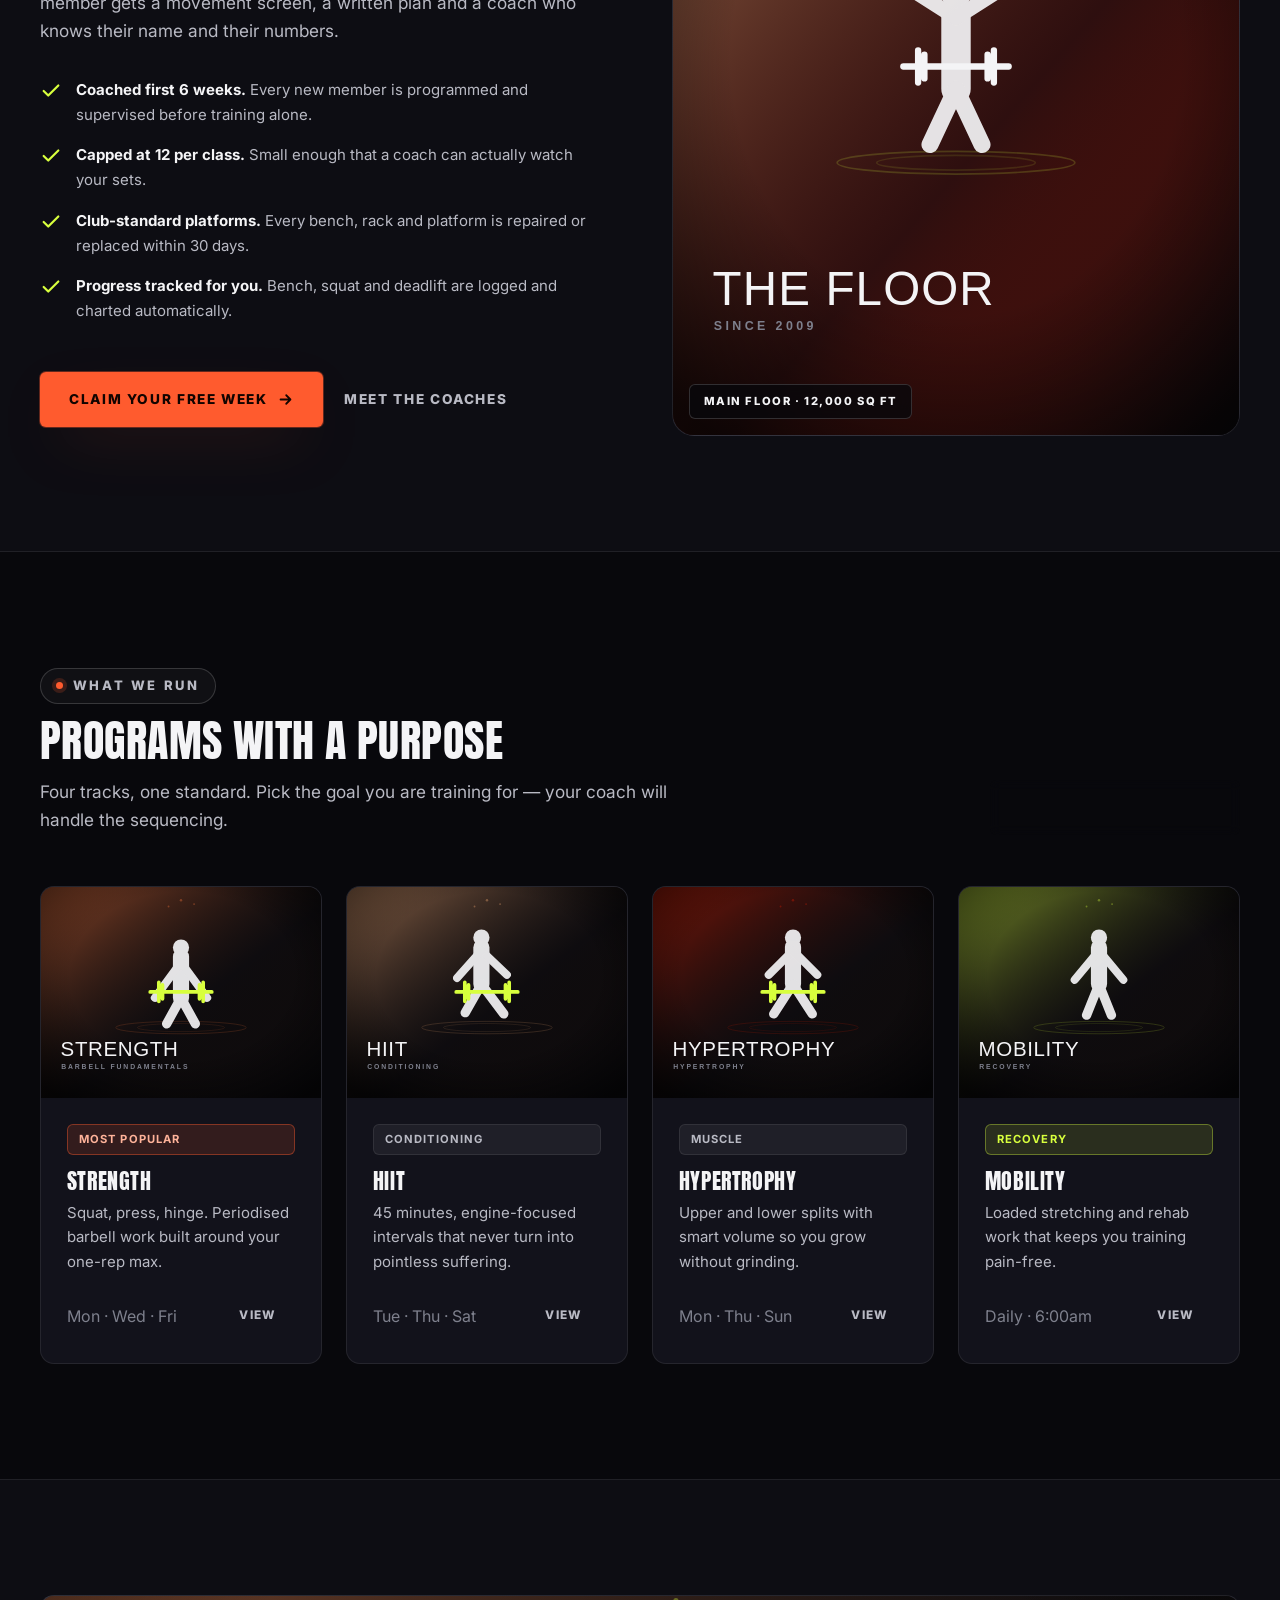
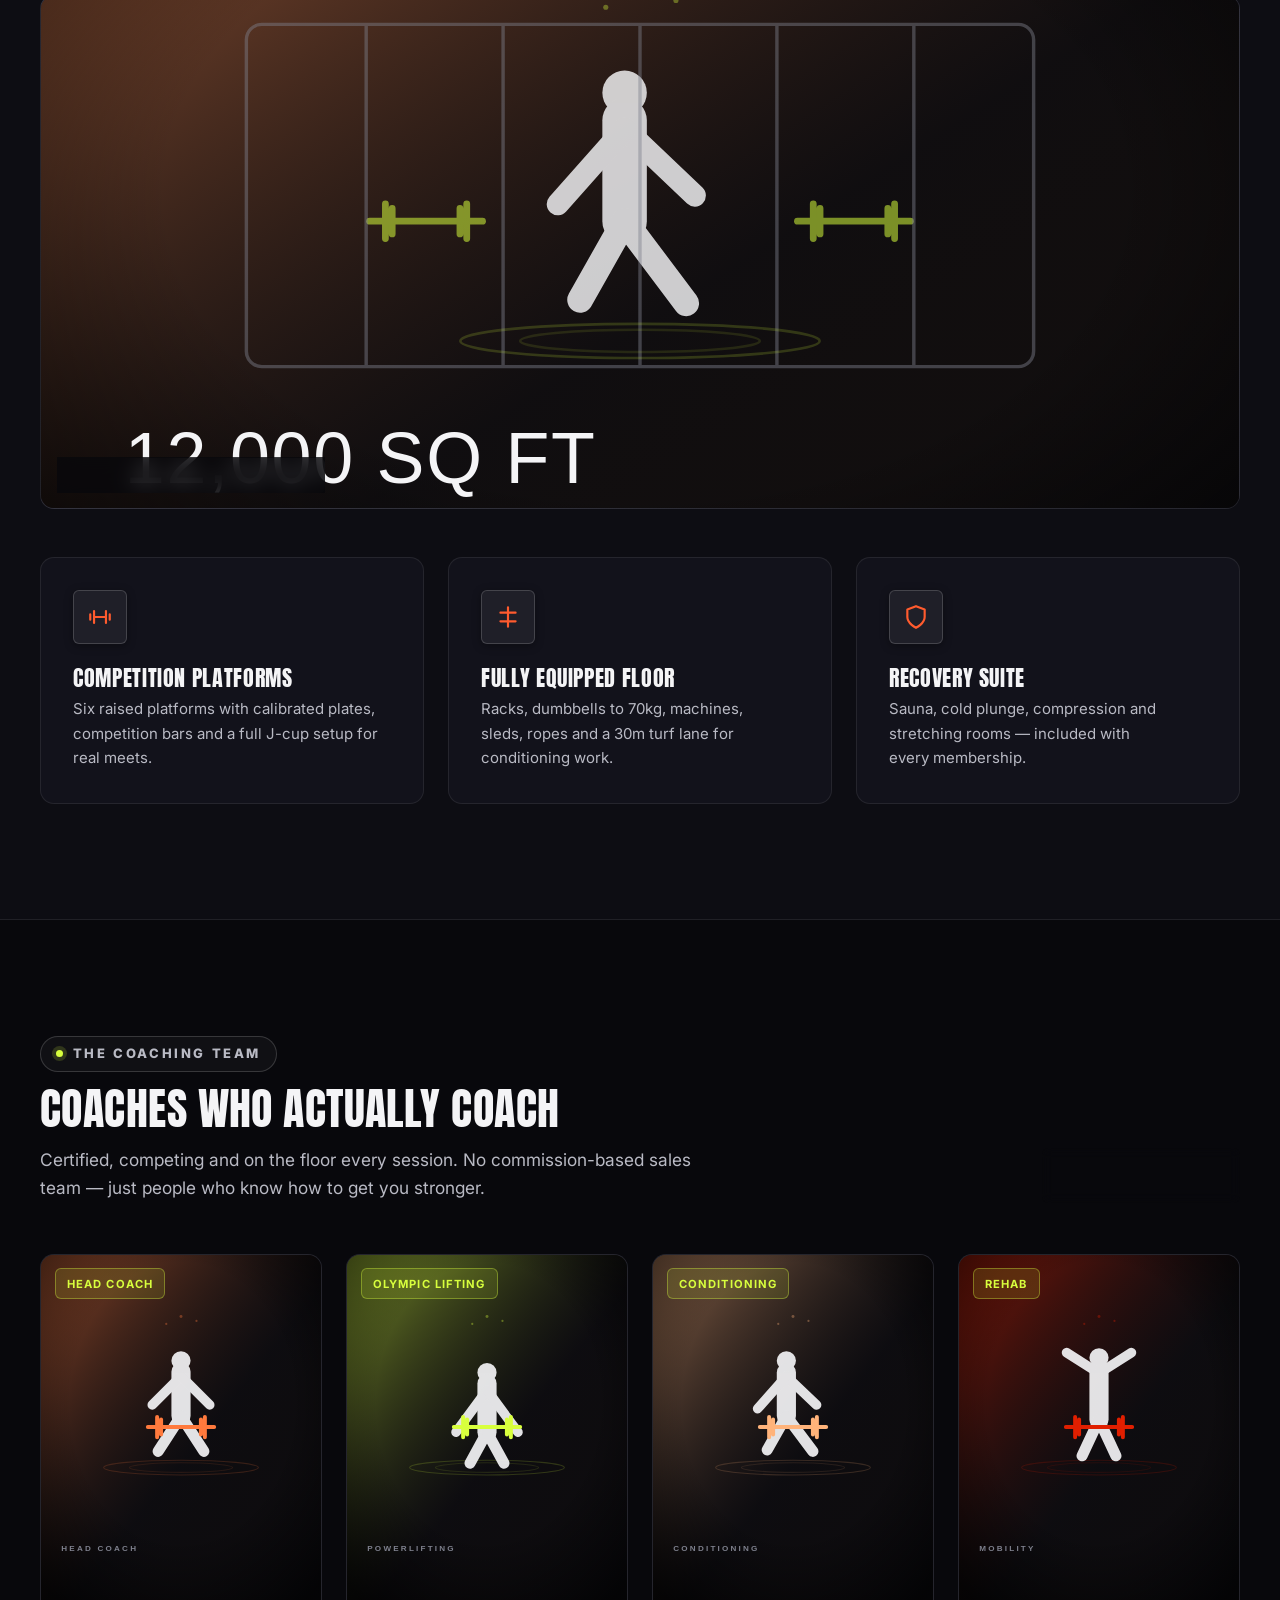
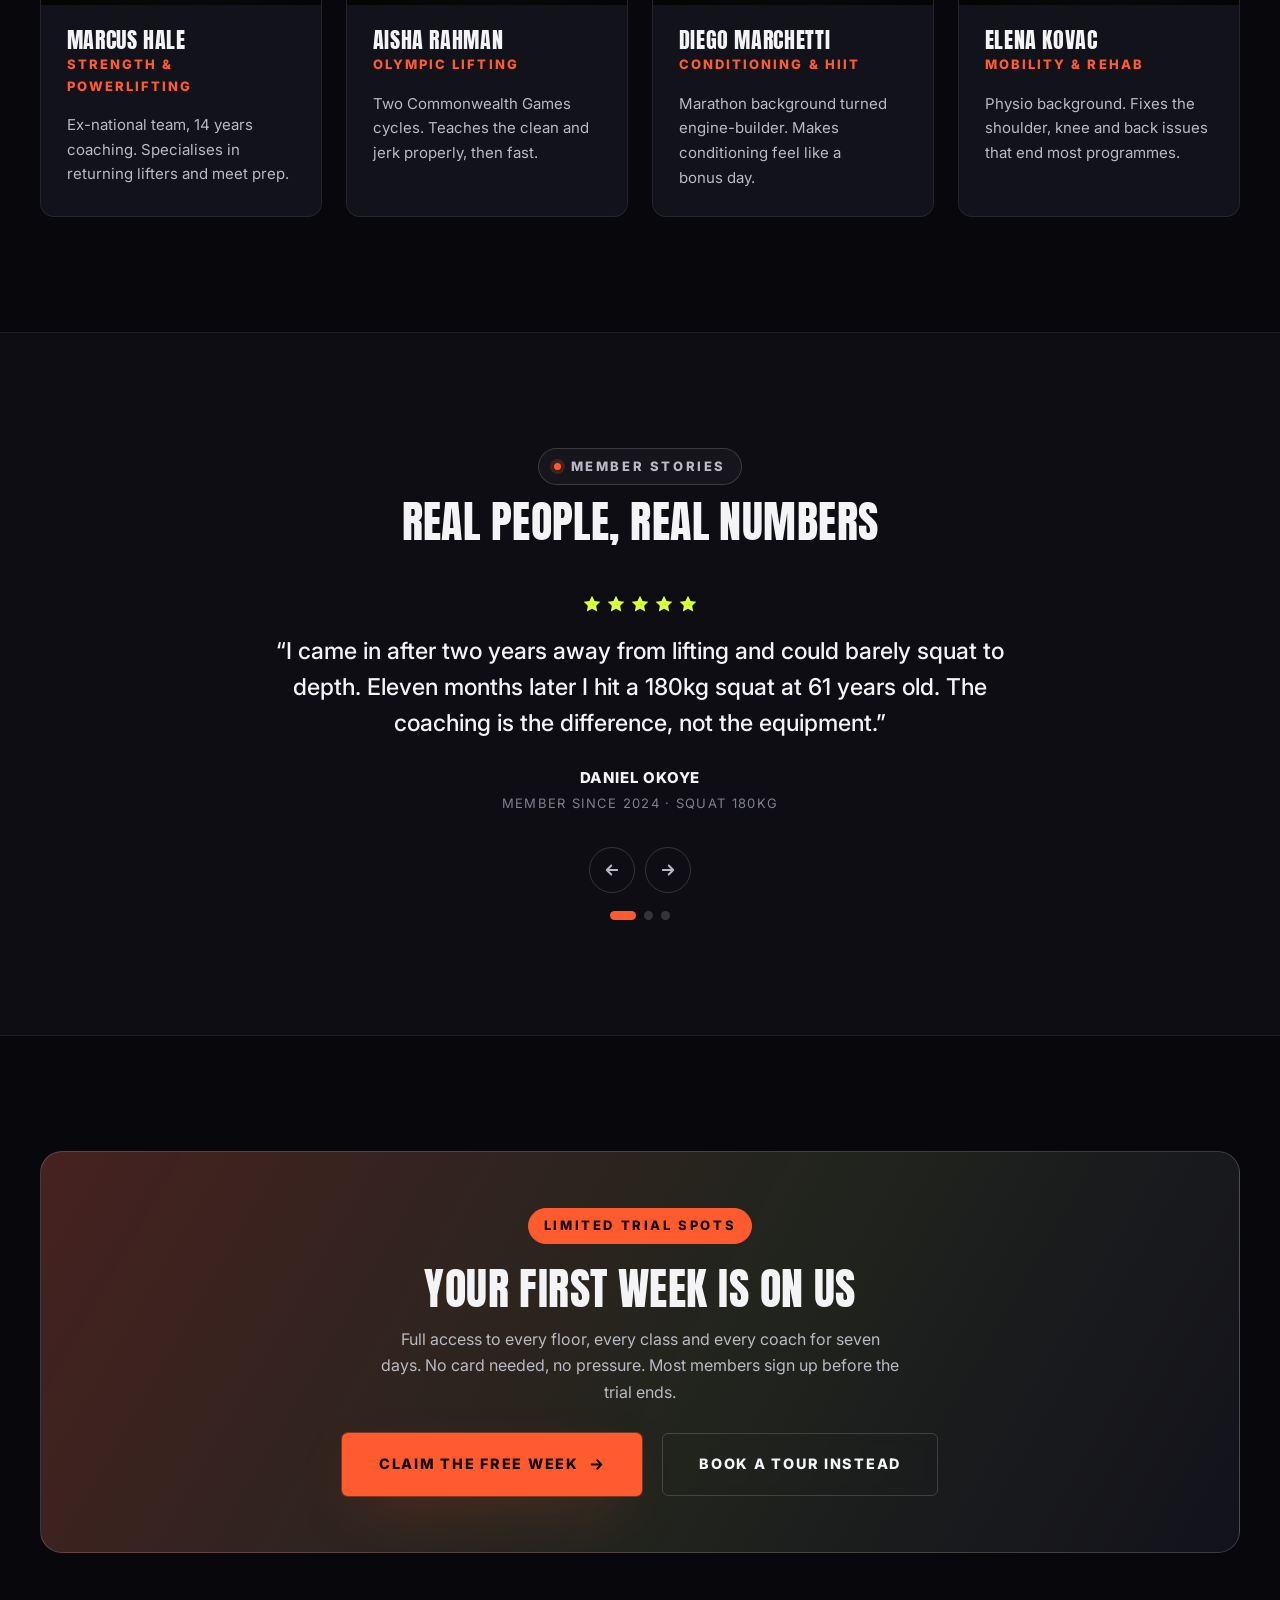
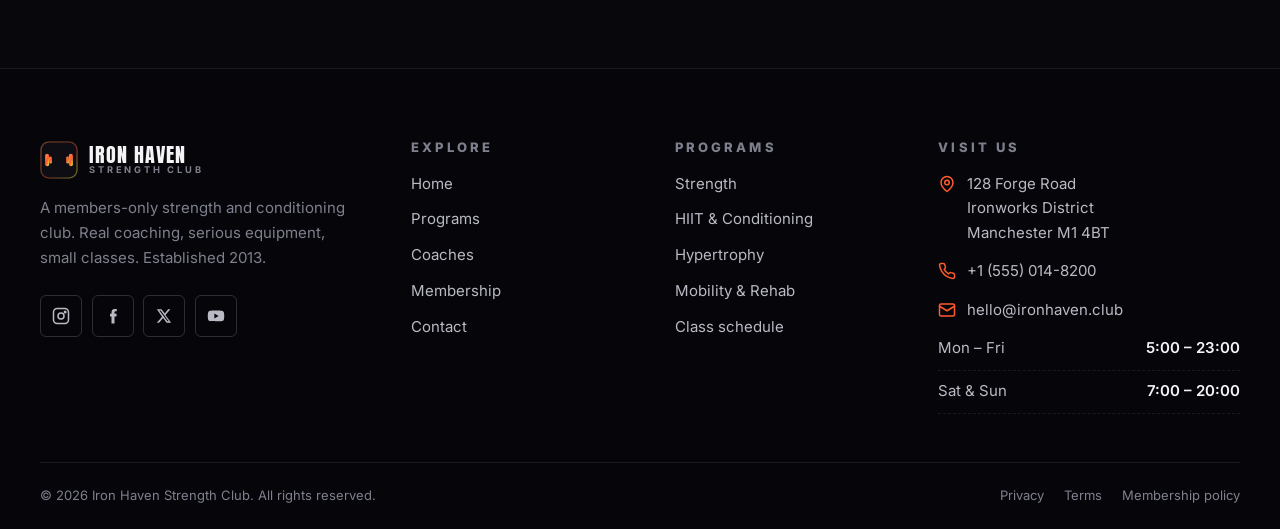
<file: home.html>
<!DOCTYPE html>
<html lang="en">
<head>
<meta charset="utf-8">
<meta name="viewport" content="width=device-width, initial-scale=1">
<title>Iron Haven &mdash; Premium Strength &amp; Conditioning Club</title>
<meta name="description" content="Iron Haven is a premium strength and conditioning club. Expert coaches, elite equipment and small classes built for people serious about getting stronger.">
<meta name="theme-color" content="#08080c">
<link rel="icon" href="assets/img/logo.svg" type="image/svg+xml">
<link rel="preconnect" href="https://fonts.googleapis.com">
<link rel="preconnect" href="https://fonts.gstatic.com" crossorigin>
<link href="https://fonts.googleapis.com/css2?family=Anton&family=Inter:wght@400;500;600;700;800&display=swap" rel="stylesheet">
<link rel="stylesheet" href="assets/css/main.css">
</head>
<body>
<a class="skip-link" href="#main">Skip to main content</a>

<!-- ============================ TOP BAR ============================ -->
<div class="topbar">
  <div class="container">
    <div class="topbar__list">
      <span>Open 5am &ndash; 11pm, 7 days</span>
      <a href="membership.html">First week free &mdash; terms apply</a>
    </div>
    <div class="topbar__list">
      <a href="tel:+15550148200">+1 (555) 014-8200</a>
      <a href="contact.html">Book a tour</a>
    </div>
  </div>
</div>

<!-- ============================ HEADER ============================= -->
<header class="site-header">
  <div class="container site-header__inner">
    <a class="logo" href="index.html" aria-label="Iron Haven home">
      <img class="logo__mark" src="assets/img/logo.svg" alt="" width="38" height="38">
      <span class="logo__text">
        <span class="logo__name">Iron Haven</span>
        <span class="logo__tag">Strength Club</span>
      </span>
    </a>

    <button class="nav-toggle" type="button" aria-expanded="false" aria-controls="primary-nav" aria-label="Toggle navigation menu">
      <span></span><span></span><span></span>
    </button>

    <nav class="nav" id="primary-nav" aria-label="Primary">
@@NAV@@
    </nav>
  </div>
</header>

<main id="main">
<!-- ============================ HERO ============================ -->
  <section class="hero">
    <div class="glow-blob" style="top:-120px;right:-140px;"></div>
    <div class="container hero__grid">
      <div class="hero__copy">
        <span class="live"><span class="live__dot" aria-hidden="true"></span> Now enrolling &mdash; 12 spots left this month</span>

        <h1 class="hero__title">
          Build iron.<br>
          <span class="text-accent">Forge</span> <span class="outline">character.</span>
        </h1>

        <p class="lead hero__text">
          A members-only strength club built on real coaching, serious equipment
          and small classes. No mirrors, no egos &mdash; just consistent work,
          tracked and programmed for where you are right now.
        </p>

        <div class="hero__actions">
          <a class="btn btn--primary btn--lg" href="membership.html">
            Start your free week
            <svg viewBox="0 0 24 24" fill="none" stroke="currentColor" stroke-width="2.5" stroke-linecap="round" stroke-linejoin="round" aria-hidden="true"><path d="M5 12h14M13 6l6 6-6 6"/></svg>
          </a>
          <a class="btn btn--dark btn--lg" href="programs.html">Explore programs</a>
        </div>

        <div class="hero__meta">
          <span class="hero__meta-item">
            <svg viewBox="0 0 24 24" fill="none" stroke="currentColor" stroke-width="2" stroke-linecap="round" stroke-linejoin="round" aria-hidden="true"><path d="M20 6 9 17l-5-5"/></svg>
            Free 7-day trial
          </span>
          <span class="hero__meta-item">
            <svg viewBox="0 0 24 24" fill="none" stroke="currentColor" stroke-width="2" stroke-linecap="round" stroke-linejoin="round" aria-hidden="true"><path d="M20 6 9 17l-5-5"/></svg>
            No joining fee
          </span>
          <span class="hero__meta-item">
            <svg viewBox="0 0 24 24" fill="none" stroke="currentColor" stroke-width="2" stroke-linecap="round" stroke-linejoin="round" aria-hidden="true"><path d="M20 6 9 17l-5-5"/></svg>
            Cancel anytime
          </span>
        </div>
      </div>

      <div class="hero__media">
        <figure class="media media--r4 hero__media-main" data-reveal>
          <img src="assets/img/hero-main.svg" alt="Mockup illustration of an athlete performing a barbell squat on the Iron Haven training floor" width="1100" height="1250" fetchpriority="high">
        </figure>
        <div class="hero__card-float">
          <b>2,400<sup>+</sup></b>
          <span>Personal bests in 2025</span>
        </div>
      </div>
    </div>
  </section>

  <!-- ============================ MARQUEE ============================ -->
  <div class="marquee" aria-hidden="true">
    <div class="marquee__track">
      <div class="marquee__item">
        <span>Olympic Lifting</span><span>Strength</span><span>Hypertrophy</span><span>Conditioning</span>
        <span>Mobility</span><span>Powerlifting</span><span>Recovery</span><span>Nutrition</span>
      </div>
      <div class="marquee__item">
        <span>Olympic Lifting</span><span>Strength</span><span>Hypertrophy</span><span>Conditioning</span>
        <span>Mobility</span><span>Powerlifting</span><span>Recovery</span><span>Nutrition</span>
      </div>
    </div>
  </div>

  <!-- ============================ STATS ============================ -->
  <section class="section section--tight">
    <div class="container">
      <div class="stats" data-reveal>
        <div class="stat">
          <span class="stat__num" data-count="12" data-decimals="0">12</span>
          <span class="stat__label">Years strong</span>
        </div>
        <div class="stat">
          <span class="stat__num" data-count="4200" data-decimals="0">4200</span>
          <span class="stat__label">Active members</span>
        </div>
        <div class="stat">
          <span class="stat__num" data-count="38" data-decimals="0">38</span>
          <span class="stat__label">Weekly classes</span>
        </div>
        <div class="stat">
          <span class="stat__num" data-count="16" data-decimals="0">16</span>
          <span class="stat__label">Expert coaches</span>
        </div>
      </div>
    </div>
  </section>
<!-- ============================ ABOUT ============================ -->
  <section class="section section--alt" id="about">
    <div class="container split">
      <div class="split__copy" data-reveal>
        <span class="eyebrow">Why Iron Haven</span>
        <h2 class="mt-3">A gym built around the work, not the mirror</h2>
        <p class="lead mt-3">
          Most clubs sell access to equipment. We coach the session. Every member
          gets a movement screen, a written plan and a coach who knows their name
          and their numbers.
        </p>
        <ul class="features mt-4">
          <li>
            <svg viewBox="0 0 24 24" fill="none" stroke="currentColor" stroke-width="2.4" stroke-linecap="round" stroke-linejoin="round" aria-hidden="true"><path d="M20 6 9 17l-5-5"/></svg>
            <span><strong>Coached first 6 weeks.</strong> Every new member is programmed and supervised before training alone.</span>
          </li>
          <li>
            <svg viewBox="0 0 24 24" fill="none" stroke="currentColor" stroke-width="2.4" stroke-linecap="round" stroke-linejoin="round" aria-hidden="true"><path d="M20 6 9 17l-5-5"/></svg>
            <span><strong>Capped at 12 per class.</strong> Small enough that a coach can actually watch your sets.</span>
          </li>
          <li>
            <svg viewBox="0 0 24 24" fill="none" stroke="currentColor" stroke-width="2.4" stroke-linecap="round" stroke-linejoin="round" aria-hidden="true"><path d="M20 6 9 17l-5-5"/></svg>
            <span><strong>Club-standard platforms.</strong> Every bench, rack and platform is repaired or replaced within 30 days.</span>
          </li>
          <li>
            <svg viewBox="0 0 24 24" fill="none" stroke="currentColor" stroke-width="2.4" stroke-linecap="round" stroke-linejoin="round" aria-hidden="true"><path d="M20 6 9 17l-5-5"/></svg>
            <span><strong>Progress tracked for you.</strong> Bench, squat and deadlift are logged and charted automatically.</span>
          </li>
        </ul>
        <div class="row mt-5">
          <a class="btn btn--primary" href="membership.html">
            Claim your free week
            <svg viewBox="0 0 24 24" fill="none" stroke="currentColor" stroke-width="2.5" stroke-linecap="round" stroke-linejoin="round" aria-hidden="true"><path d="M5 12h14M13 6l6 6-6 6"/></svg>
          </a>
          <a class="btn btn--ghost" href="trainers.html">Meet the coaches</a>
        </div>
      </div>

      <div class="split__media" data-reveal style="--reveal-delay:120ms">
        <figure class="media media--r4">
          <img src="assets/img/about-floor.svg" alt="Mockup illustration of the Iron Haven main training floor with a barbell press station" width="1000" height="1150" loading="lazy">
          <figcaption class="media__badge">Main floor &middot; 12,000 sq ft</figcaption>
        </figure>
      </div>
    </div>
  </section>
<!-- ============================ PROGRAMS ============================ -->
  <section class="section" id="programs">
    <div class="container">
      <div class="section-head">
        <div>
          <span class="eyebrow">What we run</span>
          <h2 class="mt-3">Programs with a purpose</h2>
          <p class="lead">
            Four tracks, one standard. Pick the goal you are training for &mdash;
            your coach will handle the sequencing.
          </p>
        </div>
        <a class="btn btn--dark" href="programs.html">
          See full schedule
          <svg viewBox="0 0 24 24" fill="none" stroke="currentColor" stroke-width="2.5" stroke-linecap="round" stroke-linejoin="round" aria-hidden="true"><path d="M5 12h14M13 6l6 6-6 6"/></svg>
        </a>
      </div>

      <div class="grid grid-4">
        <article class="card" data-reveal>
          <img src="assets/img/program-strength.svg" alt="Mockup: barbell strength programme" width="900" height="680" loading="lazy">
          <div class="card__body">
            <span class="tag tag--accent">Most popular</span>
            <h3 class="card__title mt-2">Strength</h3>
            <p class="card__text">Squat, press, hinge. Periodised barbell work built around your one-rep max.</p>
            <div class="card__foot">
              <span class="dim">Mon &middot; Wed &middot; Fri</span>
              <a class="btn btn--ghost btn--sm" href="programs.html#strength" aria-label="View the Strength program">View</a>
            </div>
          </div>
        </article>

        <article class="card" data-reveal style="--reveal-delay:80ms">
          <img src="assets/img/program-hiit.svg" alt="Mockup: high intensity conditioning programme" width="900" height="680" loading="lazy">
          <div class="card__body">
            <span class="tag">Conditioning</span>
            <h3 class="card__title mt-2">HIIT</h3>
            <p class="card__text">45 minutes, engine-focused intervals that never turn into pointless suffering.</p>
            <div class="card__foot">
              <span class="dim">Tue &middot; Thu &middot; Sat</span>
              <a class="btn btn--ghost btn--sm" href="programs.html#conditioning" aria-label="View the HIIT program">View</a>
            </div>
          </div>
        </article>

        <article class="card" data-reveal style="--reveal-delay:160ms">
          <img src="assets/img/program-hypertrophy.svg" alt="Mockup: hypertrophy muscle building programme" width="900" height="680" loading="lazy">
          <div class="card__body">
            <span class="tag">Muscle</span>
            <h3 class="card__title mt-2">Hypertrophy</h3>
            <p class="card__text">Upper and lower splits with smart volume so you grow without grinding.</p>
            <div class="card__foot">
              <span class="dim">Mon &middot; Thu &middot; Sun</span>
              <a class="btn btn--ghost btn--sm" href="programs.html#hypertrophy" aria-label="View the Hypertrophy program">View</a>
            </div>
          </div>
        </article>

        <article class="card" data-reveal style="--reveal-delay:240ms">
          <img src="assets/img/program-mobility.svg" alt="Mockup: mobility and recovery programme" width="900" height="680" loading="lazy">
          <div class="card__body">
            <span class="tag tag--lime">Recovery</span>
            <h3 class="card__title mt-2">Mobility</h3>
            <p class="card__text">Loaded stretching and rehab work that keeps you training pain-free.</p>
            <div class="card__foot">
              <span class="dim">Daily &middot; 6:00am</span>
              <a class="btn btn--ghost btn--sm" href="programs.html#mobility" aria-label="View the Mobility program">View</a>
            </div>
          </div>
        </article>
      </div>
    </div>
  </section>
<!-- ============================ FACILITY ============================ -->
  <section class="section section--alt">
    <div class="container">
      <div class="media media--r21 media--hover" data-reveal>
        <img src="assets/img/facility.svg" alt="Mockup illustration of the Iron Haven facility with platforms, racks and open training space" width="1400" height="900" loading="lazy">
        <figcaption class="media__badge">12,000 sq ft &middot; 6 training zones</figcaption>
      </div>

      <div class="grid grid-3 mt-5">
        <div class="panel" data-reveal>
          <span class="chip-icon chip-icon--dark" aria-hidden="true">
            <svg viewBox="0 0 24 24" fill="none" stroke="currentColor" stroke-width="2" stroke-linecap="round" stroke-linejoin="round"><path d="M6.5 6.5v11M17.5 6.5v11M3 9.5v5M21 9.5v5M6.5 12h11"/></svg>
          </span>
          <h3 class="mt-3">Competition platforms</h3>
          <p class="card__text mt-1">Six raised platforms with calibrated plates, competition bars and a full J-cup setup for real meets.</p>
        </div>
        <div class="panel" data-reveal style="--reveal-delay:80ms">
          <span class="chip-icon chip-icon--dark" aria-hidden="true">
            <svg viewBox="0 0 24 24" fill="none" stroke="currentColor" stroke-width="2" stroke-linecap="round" stroke-linejoin="round"><path d="M12 3v18M5 8h14M5 16h14"/></svg>
          </span>
          <h3 class="mt-3">Fully equipped floor</h3>
          <p class="card__text mt-1">Racks, dumbbells to 70kg, machines, sleds, ropes and a 30m turf lane for conditioning work.</p>
        </div>
        <div class="panel" data-reveal style="--reveal-delay:160ms">
          <span class="chip-icon chip-icon--dark" aria-hidden="true">
            <svg viewBox="0 0 24 24" fill="none" stroke="currentColor" stroke-width="2" stroke-linecap="round" stroke-linejoin="round"><path d="M12 22s8-4 8-10V5l-8-3-8 3v7c0 6 8 10 8 10z"/></svg>
          </span>
          <h3 class="mt-3">Recovery suite</h3>
          <p class="card__text mt-1">Sauna, cold plunge, compression and stretching rooms &mdash; included with every membership.</p>
        </div>
      </div>
    </div>
  </section>

  <!-- ============================ COACHES ============================ -->
  <section class="section">
    <div class="container">
      <div class="section-head">
        <div>
          <span class="eyebrow eyebrow--lime">The coaching team</span>
          <h2 class="mt-3">Coaches who actually coach</h2>
          <p class="lead">
            Certified, competing and on the floor every session. No commission-based
            sales team &mdash; just people who know how to get you stronger.
          </p>
        </div>
        <a class="btn btn--dark" href="trainers.html">
          All coaches
          <svg viewBox="0 0 24 24" fill="none" stroke="currentColor" stroke-width="2.5" stroke-linecap="round" stroke-linejoin="round" aria-hidden="true"><path d="M5 12h14M13 6l6 6-6 6"/></svg>
        </a>
      </div>

      <div class="grid grid-4">
        <article class="card" data-reveal>
          <div class="trainer__media">
            <img src="assets/img/coach-marcus.svg" alt="Mockup portrait of coach Marcus, head coach" width="760" height="950" loading="lazy">
            <span class="tag tag--lime trainer__rate">Head coach</span>
          </div>
          <div class="card__body">
            <h3 class="trainer__name">Marcus Hale</h3>
            <p class="trainer__role">Strength &amp; Powerlifting</p>
            <p class="card__text mt-2">Ex-national team, 14 years coaching. Specialises in returning lifters and meet prep.</p>
          </div>
        </article>

        <article class="card" data-reveal style="--reveal-delay:80ms">
          <div class="trainer__media">
            <img src="assets/img/coach-aisha.svg" alt="Mockup portrait of coach Aisha, powerlifting specialist" width="760" height="950" loading="lazy">
            <span class="tag tag--lime trainer__rate">Olympic lifting</span>
          </div>
          <div class="card__body">
            <h3 class="trainer__name">Aisha Rahman</h3>
            <p class="trainer__role">Olympic Lifting</p>
            <p class="card__text mt-2">Two Commonwealth Games cycles. Teaches the clean and jerk properly, then fast.</p>
          </div>
        </article>

        <article class="card" data-reveal style="--reveal-delay:160ms">
          <div class="trainer__media">
            <img src="assets/img/coach-diego.svg" alt="Mockup portrait of coach Diego, conditioning specialist" width="760" height="950" loading="lazy">
            <span class="tag tag--lime trainer__rate">Conditioning</span>
          </div>
          <div class="card__body">
            <h3 class="trainer__name">Diego Marchetti</h3>
            <p class="trainer__role">Conditioning &amp; HIIT</p>
            <p class="card__text mt-2">Marathon background turned engine-builder. Makes conditioning feel like a bonus day.</p>
          </div>
        </article>

        <article class="card" data-reveal style="--reveal-delay:240ms">
          <div class="trainer__media">
            <img src="assets/img/coach-elena.svg" alt="Mockup portrait of coach Elena, mobility and rehab specialist" width="760" height="950" loading="lazy">
            <span class="tag tag--lime trainer__rate">Rehab</span>
          </div>
          <div class="card__body">
            <h3 class="trainer__name">Elena Kovac</h3>
            <p class="trainer__role">Mobility &amp; Rehab</p>
            <p class="card__text mt-2">Physio background. Fixes the shoulder, knee and back issues that end most programmes.</p>
          </div>
        </article>
      </div>
    </div>
  </section>
<!-- ============================ TESTIMONIALS ============================ -->
  <section class="section section--alt">
    <div class="container container--narrow">
      <div class="section-head section-head--center">
        <div>
          <span class="eyebrow">Member stories</span>
          <h2 class="mt-3">Real people, real numbers</h2>
        </div>
      </div>

      <div class="slider" data-slider data-reveal>
        <div class="slider__viewport">
          <div class="slider__track">

            <div class="slider__slide">
              <blockquote class="quote">
                <div class="quote__stars" aria-label="Rated 5 out of 5">
                  <svg viewBox="0 0 24 24" fill="currentColor" aria-hidden="true"><path d="m12 2 3.1 6.3 6.9 1-5 4.9 1.2 6.8L12 17.8 5.8 21l1.2-6.8-5-4.9 6.9-1z"/></svg>
                  <svg viewBox="0 0 24 24" fill="currentColor" aria-hidden="true"><path d="m12 2 3.1 6.3 6.9 1-5 4.9 1.2 6.8L12 17.8 5.8 21l1.2-6.8-5-4.9 6.9-1z"/></svg>
                  <svg viewBox="0 0 24 24" fill="currentColor" aria-hidden="true"><path d="m12 2 3.1 6.3 6.9 1-5 4.9 1.2 6.8L12 17.8 5.8 21l1.2-6.8-5-4.9 6.9-1z"/></svg>
                  <svg viewBox="0 0 24 24" fill="currentColor" aria-hidden="true"><path d="m12 2 3.1 6.3 6.9 1-5 4.9 1.2 6.8L12 17.8 5.8 21l1.2-6.8-5-4.9 6.9-1z"/></svg>
                  <svg viewBox="0 0 24 24" fill="currentColor" aria-hidden="true"><path d="m12 2 3.1 6.3 6.9 1-5 4.9 1.2 6.8L12 17.8 5.8 21l1.2-6.8-5-4.9 6.9-1z"/></svg>
                </div>
                <p class="quote__text">
                  &ldquo;I came in after two years away from lifting and could barely squat
                  to depth. Eleven months later I hit a 180kg squat at 61 years old.
                  The coaching is the difference, not the equipment.&rdquo;
                </p>
                <footer class="quote__author">
                  <span class="quote__name">Daniel Okoye</span>
                  <span class="quote__role">Member since 2024 &middot; Squat 180kg</span>
                </footer>
              </blockquote>
            </div>

            <div class="slider__slide">
              <blockquote class="quote">
                <div class="quote__stars" aria-label="Rated 5 out of 5">
                  <svg viewBox="0 0 24 24" fill="currentColor" aria-hidden="true"><path d="m12 2 3.1 6.3 6.9 1-5 4.9 1.2 6.8L12 17.8 5.8 21l1.2-6.8-5-4.9 6.9-1z"/></svg>
                  <svg viewBox="0 0 24 24" fill="currentColor" aria-hidden="true"><path d="m12 2 3.1 6.3 6.9 1-5 4.9 1.2 6.8L12 17.8 5.8 21l1.2-6.8-5-4.9 6.9-1z"/></svg>
                  <svg viewBox="0 0 24 24" fill="currentColor" aria-hidden="true"><path d="m12 2 3.1 6.3 6.9 1-5 4.9 1.2 6.8L12 17.8 5.8 21l1.2-6.8-5-4.9 6.9-1z"/></svg>
                  <svg viewBox="0 0 24 24" fill="currentColor" aria-hidden="true"><path d="m12 2 3.1 6.3 6.9 1-5 4.9 1.2 6.8L12 17.8 5.8 21l1.2-6.8-5-4.9 6.9-1z"/></svg>
                  <svg viewBox="0 0 24 24" fill="currentColor" aria-hidden="true"><path d="m12 2 3.1 6.3 6.9 1-5 4.9 1.2 6.8L12 17.8 5.8 21l1.2-6.8-5-4.9 6.9-1z"/></svg>
                </div>
                <p class="quote__text">
                  &ldquo;The Tuesday conditioning class is the only 45 minutes of my day
                  I do not have to think about. Nobody is on a phone and the coach
                  actually watches your intervals.&rdquo;
                </p>
                <footer class="quote__author">
                  <span class="quote__name">Priya Nair</span>
                  <span class="quote__role">Member since 2022 &middot; 1,100 kcal average</span>
                </footer>
              </blockquote>
            </div>

            <div class="slider__slide">
              <blockquote class="quote">
                <div class="quote__stars" aria-label="Rated 5 out of 5">
                  <svg viewBox="0 0 24 24" fill="currentColor" aria-hidden="true"><path d="m12 2 3.1 6.3 6.9 1-5 4.9 1.2 6.8L12 17.8 5.8 21l1.2-6.8-5-4.9 6.9-1z"/></svg>
                  <svg viewBox="0 0 24 24" fill="currentColor" aria-hidden="true"><path d="m12 2 3.1 6.3 6.9 1-5 4.9 1.2 6.8L12 17.8 5.8 21l1.2-6.8-5-4.9 6.9-1z"/></svg>
                  <svg viewBox="0 0 24 24" fill="currentColor" aria-hidden="true"><path d="m12 2 3.1 6.3 6.9 1-5 4.9 1.2 6.8L12 17.8 5.8 21l1.2-6.8-5-4.9 6.9-1z"/></svg>
                  <svg viewBox="0 0 24 24" fill="currentColor" aria-hidden="true"><path d="m12 2 3.1 6.3 6.9 1-5 4.9 1.2 6.8L12 17.8 5.8 21l1.2-6.8-5-4.9 6.9-1z"/></svg>
                  <svg viewBox="0 0 24 24" fill="currentColor" aria-hidden="true"><path d="m12 2 3.1 6.3 6.9 1-5 4.9 1.2 6.8L12 17.8 5.8 21l1.2-6.8-5-4.9 6.9-1z"/></svg>
                </div>
                <p class="quote__text">
                  &ldquo;Elena rebuilt my shoulder after surgery and got me back to
                  pressing overhead. Three other physios had told me to give it up.
                  This is the only gym I have stayed at longer than six months.&rdquo;
                </p>
                <footer class="quote__author">
                  <span class="quote__name">Tomas Berg</span>
                  <span class="quote__role">Member since 2021 &middot; Bench 120kg</span>
                </footer>
              </blockquote>
            </div>

          </div>
        </div>
<div class="slider__nav">
          <button class="slider__btn" type="button" data-slider-prev aria-label="Previous testimonial">
            <svg viewBox="0 0 24 24" fill="none" stroke="currentColor" stroke-width="2.5" stroke-linecap="round" stroke-linejoin="round" aria-hidden="true"><path d="M19 12H5M11 18l-6-6 6-6"/></svg>
          </button>
          <button class="slider__btn" type="button" data-slider-next aria-label="Next testimonial">
            <svg viewBox="0 0 24 24" fill="none" stroke="currentColor" stroke-width="2.5" stroke-linecap="round" stroke-linejoin="round" aria-hidden="true"><path d="M5 12h14M13 6l6 6-6 6"/></svg>
          </button>
        </div>
        <div class="slider__dots" data-slider-dots></div>
      </div>
    </div>
  </section>

  <!-- ============================ CTA ============================ -->
  <section class="section">
    <div class="container">
      <div class="cta-band" data-reveal>
        <span class="eyebrow eyebrow--solid">Limited trial spots</span>
        <h2 class="mt-3">Your first week is on us</h2>
        <p>
          Full access to every floor, every class and every coach for seven days.
          No card needed, no pressure. Most members sign up before the trial ends.
        </p>
        <div class="row">
          <a class="btn btn--primary btn--lg" href="membership.html">
            Claim the free week
            <svg viewBox="0 0 24 24" fill="none" stroke="currentColor" stroke-width="2.5" stroke-linecap="round" stroke-linejoin="round" aria-hidden="true"><path d="M5 12h14M13 6l6 6-6 6"/></svg>
          </a>
          <a class="btn btn--dark btn--lg" href="contact.html">Book a tour instead</a>
        </div>
      </div>
    </div>
  </section>
</main>

<!-- ============================ FOOTER ============================ -->
<footer class="site-footer">
  <div class="container">
    <div class="footer__grid">
      <div class="footer__brand">
        <a class="logo" href="index.html" aria-label="Iron Haven home">
          <img class="logo__mark" src="assets/img/logo.svg" alt="" width="38" height="38">
          <span class="logo__text">
            <span class="logo__name">Iron Haven</span>
            <span class="logo__tag">Strength Club</span>
          </span>
        </a>
        <p>
          A members-only strength and conditioning club. Real coaching,
          serious equipment, small classes. Established 2013.
        </p>
        <div class="socials">
          <a href="#" aria-label="Iron Haven on Instagram">
            <svg viewBox="0 0 24 24" fill="none" stroke="currentColor" stroke-width="2" stroke-linecap="round" stroke-linejoin="round" aria-hidden="true"><rect x="2" y="2" width="20" height="20" rx="5"/><circle cx="12" cy="12" r="4"/><circle cx="17.5" cy="6.5" r="1" fill="currentColor"/></svg>
          </a>
          <a href="#" aria-label="Iron Haven on Facebook">
            <svg viewBox="0 0 24 24" fill="currentColor" aria-hidden="true"><path d="M14 9V7c0-1 .7-1.5 1.5-1.5H17V2.5h-2.5A4.5 4.5 0 0 0 10 7v2H8v3.5h2V22h4V12.5h2.5L17 9z"/></svg>
          </a>
          <a href="#" aria-label="Iron Haven on X">
            <svg viewBox="0 0 24 24" fill="currentColor" aria-hidden="true"><path d="M17.5 3h3l-6.6 7.5L21.5 21h-6l-4.7-6.2L5.4 21h-3l7-8-6.9-10h6.2l4.3 5.6zm-1 16h1.7L7.6 4.7H5.8z"/></svg>
          </a>
          <a href="#" aria-label="Iron Haven on YouTube">
            <svg viewBox="0 0 24 24" fill="currentColor" aria-hidden="true"><path d="M22.5 7.2a2.7 2.7 0 0 0-1.9-1.9C18.9 4.8 12 4.8 12 4.8s-6.9 0-8.6.5A2.7 2.7 0 0 0 1.5 7.2 28 28 0 0 0 1 12a28 28 0 0 0 .5 4.8 2.7 2.7 0 0 0 1.9 1.9c1.7.5 8.6.5 8.6.5s6.9 0 8.6-.5a2.7 2.7 0 0 0 1.9-1.9A28 28 0 0 0 23 12a28 28 0 0 0-.5-4.8zM9.8 15.3V8.7l5.7 3.3z"/></svg>
          </a>
        </div>
      </div>

      <div>
        <h2 class="footer__title">Explore</h2>
        <nav class="footer__links" aria-label="Footer">
          <a href="index.html">Home</a>
          <a href="programs.html">Programs</a>
          <a href="trainers.html">Coaches</a>
          <a href="membership.html">Membership</a>
          <a href="contact.html">Contact</a>
        </nav>
      </div>

      <div>
        <h2 class="footer__title">Programs</h2>
        <nav class="footer__links" aria-label="Programs">
          <a href="programs.html#strength">Strength</a>
          <a href="programs.html#conditioning">HIIT &amp; Conditioning</a>
          <a href="programs.html#hypertrophy">Hypertrophy</a>
          <a href="programs.html#mobility">Mobility &amp; Rehab</a>
          <a href="programs.html#schedule">Class schedule</a>
        </nav>
      </div>

      <div>
        <h2 class="footer__title">Visit us</h2>
        <ul class="footer__contact">
          <li>
            <svg viewBox="0 0 24 24" fill="none" stroke="currentColor" stroke-width="2" stroke-linecap="round" stroke-linejoin="round" aria-hidden="true"><path d="M20 10c0 6-8 12-8 12s-8-6-8-12a8 8 0 1 1 16 0z"/><circle cx="12" cy="10" r="3"/></svg>
            <address>128 Forge Road<br>Ironworks District<br>Manchester M1 4BT</address>
          </li>
          <li>
            <svg viewBox="0 0 24 24" fill="none" stroke="currentColor" stroke-width="2" stroke-linecap="round" stroke-linejoin="round" aria-hidden="true"><path d="M22 16.9v3a2 2 0 0 1-2.2 2 19.8 19.8 0 0 1-8.6-3.1 19.5 19.5 0 0 1-6-6A19.8 19.8 0 0 1 2.1 4.2 2 2 0 0 1 4.1 2h3a2 2 0 0 1 2 1.7c.1 1 .4 1.9.7 2.8a2 2 0 0 1-.5 2.1L8.1 9.9a16 16 0 0 0 6 6l1.3-1.3a2 2 0 0 1 2.1-.4c.9.3 1.8.6 2.8.7a2 2 0 0 1 1.7 2z"/></svg>
            <a href="tel:+15550148200">+1 (555) 014-8200</a>
          </li>
          <li>
            <svg viewBox="0 0 24 24" fill="none" stroke="currentColor" stroke-width="2" stroke-linecap="round" stroke-linejoin="round" aria-hidden="true"><rect x="2" y="4" width="20" height="16" rx="2"/><path d="m2 7 10 6 10-6"/></svg>
            <a href="mailto:hello@ironhaven.club">hello@ironhaven.club</a>
          </li>
        </ul>
        <ul class="hours">
          <li><span>Mon &ndash; Fri</span><span>5:00 &ndash; 23:00</span></li>
          <li><span>Sat &amp; Sun</span><span>7:00 &ndash; 20:00</span></li>
        </ul>
      </div>
    </div>

    <div class="footer__bottom">
      <p>&copy; <span data-year>2025</span> Iron Haven Strength Club. All rights reserved.</p>
      <nav aria-label="Legal">
        <a href="#">Privacy</a>
        <a href="#">Terms</a>
        <a href="#">Membership policy</a>
      </nav>
    </div>
  </div>
</footer>

<button class="to-top" type="button" aria-label="Back to top">
  <svg viewBox="0 0 24 24" fill="none" stroke="currentColor" stroke-width="2.5" stroke-linecap="round" stroke-linejoin="round" aria-hidden="true"><path d="M12 19V5M5 12l7-7 7 7"/></svg>
</button>

<script src="assets/js/main.js" defer></script>
<script src="assets/js/components.js" defer></script>
<script src="assets/js/forms.js" defer></script>
</file>
<file: assets/css/main.css>
/*!
 * IRON HAVEN â€” main.css
 * GENERATED FILE. Do not edit directly.
 * Source partials live in assets/css/*.css
 * Rebuild:  powershell -ExecutionPolicy Bypass -File tools\build-css.ps1
 */

/* ===== tokens.css ===== */
/* ==========================================================================
   IRON HAVEN â€” 01 Tokens, reset & typography
   ========================================================================== */

/* ---------- Design tokens ---------- */
:root {
  /* Surfaces */
  --bg: #08080c;
  --bg-2: #0d0d13;
  --surface: #12121b;
  --surface-2: #191924;
  --line: rgba(255, 255, 255, 0.08);
  --line-strong: rgba(255, 255, 255, 0.16);

  /* Ink */
  --ink: #f4f4f6;
  --ink-2: #b9bac4;
  --ink-3: #7e808d;

  /* Brand */
  --accent: #ff5b2e;
  --accent-2: #d8ff3d;
  --accent-ink: #120400;

  /* Effects */
  --grad-accent: linear-gradient(135deg, #ff7a3d 0%, #ff3d1f 55%, #e01f00 100%);
  --grad-steel: linear-gradient(140deg, #23232f 0%, #0e0e15 100%);
  --shadow-sm: 0 2px 8px rgba(0, 0, 0, 0.35);
  --shadow-md: 0 18px 40px -18px rgba(0, 0, 0, 0.75);
  --shadow-lg: 0 40px 90px -32px rgba(0, 0, 0, 0.9);
  --glow: 0 0 0 1px rgba(255, 91, 46, 0.35), 0 22px 60px -24px rgba(255, 91, 46, 0.5);

  /* Type */
  --font-display: "Anton", "Arial Narrow", "Haettenschweiler", impact, sans-serif;
  --font-body: "Inter", -apple-system, "Segoe UI", roboto, helvetica, arial, sans-serif;
  --fs-hero: clamp(2.75rem, 8vw, 6.25rem);
  --fs-h1: clamp(2.25rem, 5.2vw, 4rem);
  --fs-h2: clamp(1.75rem, 3.6vw, 2.75rem);
  --fs-h3: clamp(1.1rem, 1.7vw, 1.35rem);
  --fs-lead: clamp(1rem, 1.35vw, 1.15rem);
  --fs-sm: 0.9375rem;
  --fs-xs: 0.8125rem;

  /* Space & shape */
  --container: 1240px;
  --gutter: clamp(1.15rem, 4vw, 2.5rem);
  --section-y: clamp(4rem, 9vw, 7.5rem);
  --radius-sm: 6px;
  --radius: 14px;
  --radius-lg: 22px;
  --radius-pill: 999px;
  --header-h: 78px;
  --ease: cubic-bezier(0.22, 0.61, 0.36, 1);
  --ease-out: cubic-bezier(0.16, 1, 0.3, 1);
}

/* ---------- Reset ---------- */
*, *::before, *::after { box-sizing: border-box; }
* { margin: 0; padding: 0; }

html {
  -webkit-text-size-adjust: 100%;
  scroll-behavior: smooth;
  scroll-padding-top: calc(var(--header-h) + 16px);
}

body {
  min-height: 100vh;
  background-color: var(--bg);
  background-image:
    radial-gradient(900px 520px at 78% -10%, rgba(255, 91, 46, 0.15), transparent 62%),
    radial-gradient(700px 480px at 6% 4%, rgba(216, 255, 61, 0.07), transparent 60%);
  background-repeat: no-repeat;
  color: var(--ink);
  font-family: var(--font-body);
  font-size: 1rem;
  line-height: 1.65;
  -webkit-font-smoothing: antialiased;
  text-rendering: optimizeLegibility;
  overflow-x: hidden;
}

img, svg, video, picture { display: block; max-width: 100%; }
img { height: auto; }
ul, ol { list-style: none; }
a { color: inherit; text-decoration: none; }
button, input, select, textarea { font: inherit; color: inherit; }
button { background: none; border: 0; cursor: pointer; }
address { font-style: normal; }

:focus-visible {
  outline: 2px solid var(--accent-2);
  outline-offset: 3px;
  border-radius: 4px;
}

::selection { background: var(--accent); color: var(--accent-ink); }

/* ---------- Typography ---------- */
h1, h2, h3, h4 {
  font-family: var(--font-display);
  font-weight: 400;
  line-height: 0.95;
  letter-spacing: 0.01em;
  text-transform: uppercase;
  text-wrap: balance;
}
h1 { font-size: var(--fs-h1); }
h2 { font-size: var(--fs-h2); }
h3 { font-size: var(--fs-h3); letter-spacing: 0.03em; }

p { text-wrap: pretty; }
strong, b { font-weight: 700; color: var(--ink); }
.muted { color: var(--ink-2); }
.dim { color: var(--ink-3); }
.lead { font-size: var(--fs-lead); color: var(--ink-2); max-width: 62ch; }
.center { margin-inline: auto; }
.nowrap { white-space: nowrap; }
.text-accent { color: var(--accent); }
.text-lime { color: var(--accent-2); }

/* ===== utilities.css ===== */
/* ==========================================================================
   IRON HAVEN â€” 02 Utilities, scroll reveal & accessibility
   ========================================================================== */

/* ---------- Layout utilities ---------- */
.container {
  width: min(100% - (var(--gutter) * 2), var(--container));
  margin-inline: auto;
}
.container--narrow { --container: 880px; }

.section { padding-block: var(--section-y); position: relative; }
.section--tight { padding-block: clamp(2.75rem, 5vw, 4.5rem); }
.section--alt { background: var(--bg-2); border-block: 1px solid var(--line); }

.section-head {
  display: flex;
  flex-wrap: wrap;
  gap: 1.25rem 2.5rem;
  align-items: flex-end;
  justify-content: space-between;
  margin-bottom: clamp(2rem, 4vw, 3.25rem);
}
.section-head > div { max-width: 46rem; }
.section-head h2 { margin-top: 1rem; }
.section-head p { margin-top: 1rem; }
.section-head--center { flex-direction: column; align-items: center; text-align: center; }
.section-head--center > div { margin-inline: auto; }

.grid { display: grid; gap: clamp(1rem, 2vw, 1.5rem); }
.grid-2 { grid-template-columns: repeat(2, minmax(0, 1fr)); }
.grid-3 { grid-template-columns: repeat(3, minmax(0, 1fr)); }
.grid-4 { grid-template-columns: repeat(4, minmax(0, 1fr)); }

.row { display: flex; flex-wrap: wrap; gap: 0.75rem 1.25rem; align-items: center; }
.row--between { justify-content: space-between; }
.row--center { justify-content: center; }

.stack > * + * { margin-top: var(--stack-gap, 1rem); }
.mt-1 { margin-top: 0.5rem; }
.mt-2 { margin-top: 1rem; }
.mt-3 { margin-top: 1.5rem; }
.mt-4 { margin-top: 2rem; }
.mt-5 { margin-top: 3rem; }

.sr-only {
  position: absolute !important;
  width: 1px; height: 1px;
  padding: 0; margin: -1px;
  overflow: hidden;
  clip: rect(0 0 0 0);
  clip-path: inset(50%);
  white-space: nowrap;
  border: 0;
}

.skip-link {
  position: absolute;
  top: -100px;
  left: 1rem;
  z-index: 200;
  padding: 0.7rem 1.1rem;
  background: var(--accent);
  color: var(--accent-ink);
  border-radius: var(--radius-sm);
  font-weight: 700;
  transition: top 0.2s var(--ease);
}
.skip-link:focus { top: 1rem; }

.divider { height: 1px; background: var(--line); border: 0; }

/* ---------- Scroll reveal ---------- */
[data-reveal] {
  opacity: 0;
  transform: translateY(22px);
  transition: opacity 0.7s var(--ease-out), transform 0.7s var(--ease-out);
  transition-delay: var(--reveal-delay, 0ms);
}
[data-reveal].is-visible { opacity: 1; transform: none; }

/* ---------- Responsive grids ---------- */
@media (max-width: 980px) {
  .grid-4 { grid-template-columns: repeat(2, minmax(0, 1fr)); }
  .grid-3 { grid-template-columns: repeat(2, minmax(0, 1fr)); }
}
@media (max-width: 640px) {
  .grid-2, .grid-3, .grid-4 { grid-template-columns: 1fr; }
  .section-head { align-items: flex-start; }
}

/* ---------- Reduced motion ---------- */
@media (prefers-reduced-motion: reduce) {
  html { scroll-behavior: auto; }
  *, *::before, *::after {
    animation-duration: 0.01ms !important;
    animation-iteration-count: 1 !important;
    transition-duration: 0.01ms !important;
  }
  [data-reveal] { opacity: 1; transform: none; }
}

/* ===== header.css ===== */
/* ==========================================================================
   IRON HAVEN â€” 03 Header, navigation & footer
   ========================================================================== */

/* ---------- Top utility bar ---------- */
.topbar {
  background: var(--accent);
  color: var(--accent-ink);
  font-size: var(--fs-xs);
  font-weight: 800;
  letter-spacing: 0.07em;
  text-transform: uppercase;
  padding-block: 0.55rem;
}
.topbar .container {
  display: flex;
  flex-wrap: wrap;
  gap: 0.35rem 1.5rem;
  align-items: center;
  justify-content: space-between;
}
.topbar__list { display: flex; flex-wrap: wrap; align-items: center; gap: 0.35rem 1.35rem; }
.topbar a { border-bottom: 1px solid currentColor; }
.topbar a:hover { opacity: 0.75; border-bottom-color: transparent; }
@media (max-width: 760px) { .topbar { display: none; } }

/* ---------- Header ---------- */
.site-header {
  position: sticky;
  top: 0;
  z-index: 100;
  background: rgba(8, 8, 12, 0.72);
  backdrop-filter: blur(14px) saturate(150%);
  -webkit-backdrop-filter: blur(14px) saturate(150%);
  border-bottom: 1px solid transparent;
  transition: background 0.35s var(--ease), border-color 0.35s var(--ease);
}
.site-header.is-stuck {
  background: rgba(8, 8, 12, 0.95);
  border-bottom-color: var(--line);
}
.site-header__inner {
  min-height: var(--header-h);
  display: flex;
  align-items: center;
  justify-content: space-between;
  gap: 1.5rem;
}

/* Logo */
.logo { display: flex; align-items: center; gap: 0.7rem; }
.logo__mark { width: 38px; height: 38px; flex: none; }
.logo__text { display: flex; flex-direction: column; line-height: 1.05; }
.logo__name {
  font-family: var(--font-display);
  font-size: 1.25rem;
  letter-spacing: 0.05em;
  text-transform: uppercase;
}
.logo__tag {
  font-size: 0.58rem;
  font-weight: 700;
  letter-spacing: 0.3em;
  text-transform: uppercase;
  color: var(--ink-3);
}

/* Primary navigation */
.nav { display: flex; align-items: center; gap: clamp(0.4rem, 1.5vw, 1.4rem); }
.nav__link {
  position: relative;
  padding: 0.5rem 0.15rem;
  font-size: 0.86rem;
  font-weight: 700;
  letter-spacing: 0.09em;
  text-transform: uppercase;
  color: var(--ink-2);
  transition: color 0.25s var(--ease);
}
.nav__link::after {
  content: "";
  position: absolute;
  left: 0;
  bottom: 0.15rem;
  width: 100%;
  height: 2px;
  background: var(--accent);
  transform: scaleX(0);
  transform-origin: left;
  transition: transform 0.32s var(--ease-out);
}
.nav__link:hover { color: var(--ink); }
.nav__link:hover::after,
.nav__link[aria-current="page"]::after { transform: scaleX(1); }
.nav__link[aria-current="page"] { color: var(--ink); }
.nav__cta { margin-left: 0.35rem; }

/* Burger */
.nav-toggle {
  display: none;
  width: 46px;
  height: 46px;
  border: 1px solid var(--line-strong);
  border-radius: var(--radius-sm);
  flex-direction: column;
  align-items: center;
  justify-content: center;
  gap: 5px;
  background: rgba(255, 255, 255, 0.03);
}
.nav-toggle span {
  display: block;
  width: 20px;
  height: 2px;
  background: var(--ink);
  transition: transform 0.3s var(--ease), opacity 0.2s var(--ease);
}
.nav-toggle[aria-expanded="true"] span:nth-child(1) { transform: translateY(7px) rotate(45deg); }
.nav-toggle[aria-expanded="true"] span:nth-child(2) { opacity: 0; }
.nav-toggle[aria-expanded="true"] span:nth-child(3) { transform: translateY(-7px) rotate(-45deg); }

/* Mobile drawer */
@media (max-width: 960px) {
  .nav-toggle { display: flex; }
  .nav {
    position: fixed;
    inset: var(--header-h) 0 auto 0;
    flex-direction: column;
    align-items: stretch;
    gap: 0;
    padding: 0.75rem var(--gutter) 2rem;
    background: rgba(8, 8, 12, 0.985);
    backdrop-filter: blur(18px);
    -webkit-backdrop-filter: blur(18px);
    border-bottom: 1px solid var(--line);
    box-shadow: var(--shadow-lg);
    transform: translateY(-130%);
    visibility: hidden;
    transition: transform 0.45s var(--ease-out), visibility 0.45s;
  }
  .nav.is-open { transform: translateY(0); visibility: visible; }
  .nav__link {
    padding: 1rem 0.25rem;
    font-size: 1.05rem;
    border-bottom: 1px solid var(--line);
  }
  .nav__link::after { display: none; }
  .nav__cta { margin: 1.4rem 0 0; justify-content: center; }
}
@media (max-width: 420px) {
  .logo__tag { display: none; }
}

/* ===== footer.css ===== */
/* ==========================================================================
   IRON HAVEN â€” 04 Footer
   ========================================================================== */

.site-footer {
  position: relative;
  background: #06060a;
  border-top: 1px solid var(--line);
  padding-top: clamp(3rem, 6vw, 4.5rem);
}

.footer__grid {
  display: grid;
  grid-template-columns: 1.5fr 1fr 1fr 1.4fr;
  gap: clamp(1.75rem, 4vw, 3rem);
  padding-bottom: clamp(2rem, 4vw, 3rem);
}
.footer__brand p {
  color: var(--ink-3);
  font-size: var(--fs-sm);
  max-width: 34ch;
  margin-top: 1.1rem;
}
.footer__title {
  font-family: var(--font-body);
  font-size: var(--fs-xs);
  font-weight: 800;
  letter-spacing: 0.24em;
  text-transform: uppercase;
  color: var(--ink-3);
  margin-bottom: 1.15rem;
}
.footer__links { display: flex; flex-direction: column; gap: 0.7rem; }
.footer__links a {
  color: var(--ink-2);
  font-size: var(--fs-sm);
  transition: color 0.2s var(--ease), transform 0.2s var(--ease);
}
.footer__links a:hover { color: var(--accent); transform: translateX(3px); }

.footer__contact li {
  display: flex;
  gap: 0.65rem;
  color: var(--ink-2);
  font-size: var(--fs-sm);
  margin-bottom: 0.85rem;
}
.footer__contact svg {
  width: 18px;
  height: 18px;
  flex: none;
  margin-top: 3px;
  color: var(--accent);
}
.footer__contact a:hover { color: var(--accent); }

.hours { display: flex; flex-direction: column; gap: 0.55rem; }
.hours li {
  display: flex;
  justify-content: space-between;
  gap: 1rem;
  font-size: var(--fs-sm);
  color: var(--ink-2);
  padding-bottom: 0.55rem;
  border-bottom: 1px dashed var(--line);
}
.hours span:last-child { color: var(--ink); font-weight: 600; }

.socials { display: flex; gap: 0.6rem; margin-top: 1.5rem; }
.socials a {
  width: 42px;
  height: 42px;
  display: grid;
  place-items: center;
  border: 1px solid var(--line-strong);
  border-radius: var(--radius-sm);
  color: var(--ink-2);
  transition: all 0.25s var(--ease);
}
.socials a:hover {
  background: var(--accent);
  border-color: var(--accent);
  color: var(--accent-ink);
  transform: translateY(-3px);
}
.socials svg { width: 18px; height: 18px; }

.footer__bottom {
  border-top: 1px solid var(--line);
  padding-block: 1.4rem;
  display: flex;
  flex-wrap: wrap;
  align-items: center;
  justify-content: space-between;
  gap: 0.75rem 1.5rem;
  font-size: var(--fs-xs);
  color: var(--ink-3);
}
.footer__bottom nav { display: flex; flex-wrap: wrap; gap: 1.25rem; }
.footer__bottom a:hover { color: var(--ink); }

/* Back to top */
.to-top {
  position: fixed;
  right: clamp(1rem, 3vw, 2rem);
  bottom: clamp(1rem, 3vw, 2rem);
  z-index: 90;
  width: 48px;
  height: 48px;
  display: grid;
  place-items: center;
  border-radius: 50%;
  background: var(--accent);
  color: var(--accent-ink);
  box-shadow: var(--glow);
  opacity: 0;
  visibility: hidden;
  transform: translateY(14px);
  transition: all 0.3s var(--ease);
}
.to-top.is-visible { opacity: 1; visibility: visible; transform: translateY(0); }
.to-top:hover { background: var(--accent-2); transform: translateY(-3px); }
.to-top svg { width: 20px; height: 20px; }

@media (max-width: 940px) {
  .footer__grid { grid-template-columns: 1fr 1fr; }
}
@media (max-width: 580px) {
  .footer__grid { grid-template-columns: 1fr; }
  .footer__bottom { flex-direction: column; text-align: center; }
}

/* ===== components.css ===== */
/* ==========================================================================
   IRON HAVEN â€” 05 Buttons, badges & common surfaces
   ========================================================================== */

/* ---------- Buttons ---------- */
.btn {
  --btn-bg: var(--accent);
  --btn-ink: var(--accent-ink);
  position: relative;
  display: inline-flex;
  align-items: center;
  justify-content: center;
  gap: 0.6rem;
  padding: 0.95rem 1.75rem;
  border: 1px solid transparent;
  border-radius: var(--radius-sm);
  background: var(--btn-bg);
  color: var(--btn-ink);
  font-size: 0.85rem;
  font-weight: 800;
  letter-spacing: 0.12em;
  text-transform: uppercase;
  white-space: nowrap;
  cursor: pointer;
  transition: transform 0.25s var(--ease), box-shadow 0.25s var(--ease),
    background-color 0.25s var(--ease), border-color 0.25s var(--ease), color 0.25s var(--ease);
}
.btn svg { width: 17px; height: 17px; flex: none; transition: transform 0.3s var(--ease-out); }
.btn:hover { transform: translateY(-3px); }
.btn:hover svg { transform: translateX(3px); }
.btn:active { transform: translateY(0); }

.btn--primary { box-shadow: var(--glow); }
.btn--primary:hover { box-shadow: 0 0 0 1px rgba(255, 91, 46, 0.5), 0 26px 60px -20px rgba(255, 91, 46, 0.7); }

.btn--lime { --btn-bg: var(--accent-2); --btn-ink: #101400; }
.btn--lime:hover { box-shadow: 0 22px 55px -22px rgba(216, 255, 61, 0.6); }

.btn--dark {
  --btn-bg: transparent;
  --btn-ink: var(--ink);
  border-color: var(--line-strong);
  backdrop-filter: blur(6px);
}
.btn--dark:hover { border-color: var(--ink); background: rgba(255, 255, 255, 0.06); }

.btn--ghost {
  --btn-bg: transparent;
  --btn-ink: var(--ink-2);
  padding-inline: 0;
}
.btn--ghost:hover { --btn-ink: var(--accent); }

.btn--lg { padding: 1.15rem 2.25rem; font-size: 0.9rem; }
.btn--sm { padding: 0.65rem 1.1rem; font-size: 0.74rem; }
.btn--block { width: 100%; }

/* ---------- Eyebrow / kicker ---------- */
.eyebrow {
  display: inline-flex;
  align-items: center;
  gap: 0.6rem;
  padding: 0.4rem 0.95rem;
  border: 1px solid var(--line-strong);
  border-radius: var(--radius-pill);
  background: rgba(255, 255, 255, 0.035);
  font-size: var(--fs-xs);
  font-weight: 800;
  letter-spacing: 0.2em;
  text-transform: uppercase;
  color: var(--ink-2);
}
.eyebrow::before {
  content: "";
  width: 7px;
  height: 7px;
  border-radius: 50%;
  background: var(--accent);
  box-shadow: 0 0 0 4px rgba(255, 91, 46, 0.18);
}
.eyebrow--lime::before {
  background: var(--accent-2);
  box-shadow: 0 0 0 4px rgba(216, 255, 61, 0.16);
}
.eyebrow--solid {
  background: var(--accent);
  border-color: var(--accent);
  color: var(--accent-ink);
}
.eyebrow--solid::before { display: none; }

/* ---------- Tag ---------- */
.tag {
  display: inline-block;
  padding: 0.32rem 0.7rem;
  border-radius: var(--radius-sm);
  background: rgba(255, 255, 255, 0.06);
  border: 1px solid var(--line);
  font-size: 0.7rem;
  font-weight: 700;
  letter-spacing: 0.1em;
  text-transform: uppercase;
  color: var(--ink-2);
}
.tag--accent { background: rgba(255, 91, 46, 0.14); border-color: rgba(255, 91, 46, 0.4); color: #ffb39a; }
.tag--lime { background: rgba(216, 255, 61, 0.12); border-color: rgba(216, 255, 61, 0.35); color: var(--accent-2); }

/* ---------- Panel surface ---------- */
.panel {
  background: var(--surface);
  border: 1px solid var(--line);
  border-radius: var(--radius);
  padding: clamp(1.4rem, 2.5vw, 2rem);
}

/* ---------- Media frame (mockup wrapper) ---------- */
.media {
  position: relative;
  overflow: hidden;
  border-radius: var(--radius);
  background: var(--grad-steel);
  border: 1px solid var(--line);
  isolation: isolate;
}
.media img {
  width: 100%;
  height: 100%;
  object-fit: cover;
  transition: transform 0.9s var(--ease-out);
}
.media--hover:hover img { transform: scale(1.06); }
.media__badge {
  position: absolute;
  left: 1rem;
  bottom: 1rem;
  z-index: 2;
  padding: 0.45rem 0.85rem;
  border-radius: var(--radius-sm);
  background: rgba(8, 8, 12, 0.78);
  backdrop-filter: blur(10px);
  border: 1px solid var(--line-strong);
  font-size: 0.7rem;
  font-weight: 800;
  letter-spacing: 0.14em;
  text-transform: uppercase;
}
.media--r4 { border-radius: var(--radius-lg); }
.media--r4 .media img { aspect-ratio: 4 / 5; }
.media--r16 { aspect-ratio: 16 / 10; }
.media--r21 { aspect-ratio: 21 / 9; }

/* ---------- Card ---------- */
.card {
  position: relative;
  display: flex;
  flex-direction: column;
  background: var(--surface);
  border: 1px solid var(--line);
  border-radius: var(--radius);
  overflow: hidden;
  transition: transform 0.4s var(--ease-out), border-color 0.4s var(--ease), box-shadow 0.4s var(--ease);
}
.card:hover { transform: translateY(-6px); border-color: var(--line-strong); box-shadow: var(--shadow-md); }
.card__body { padding: clamp(1.25rem, 2vw, 1.65rem); flex: 1; display: flex; flex-direction: column; }
.card__title { margin-bottom: 0.6rem; }
.card__text { color: var(--ink-2); font-size: var(--fs-sm); }
.card__foot { margin-top: auto; padding-top: 1.25rem; display: flex; align-items: center; justify-content: space-between; gap: 1rem; }

/* ---------- Icon chip ---------- */
.chip-icon {
  width: 54px;
  height: 54px;
  display: grid;
  place-items: center;
  border-radius: var(--radius-sm);
  background: var(--grad-accent);
  color: var(--accent-ink);
  box-shadow: var(--shadow-sm);
}
.chip-icon svg { width: 26px; height: 26px; }
.chip-icon--lime { background: linear-gradient(135deg, #e9ff7a, #b8e500); color: #101400; }
.chip-icon--dark {
  background: rgba(255, 255, 255, 0.06);
  border: 1px solid var(--line-strong);
  color: var(--accent);
}

/* ===== elements.css ===== */
/* ==========================================================================
   IRON HAVEN â€” 06 Stats, marquee, tabs, accordion
   ========================================================================== */

/* ---------- Stats ---------- */
.stats {
  display: grid;
  grid-template-columns: repeat(4, minmax(0, 1fr));
  gap: 1px;
  background: var(--line);
  border: 1px solid var(--line);
  border-radius: var(--radius);
  overflow: hidden;
}
.stat {
  background: var(--surface);
  padding: clamp(1.25rem, 2.4vw, 2rem);
  text-align: center;
}
.stat__num {
  font-family: var(--font-display);
  font-size: clamp(2rem, 4.2vw, 3.1rem);
  line-height: 1;
  color: var(--ink);
  display: block;
}
.stat__num sup { font-size: 0.45em; color: var(--accent); top: -0.8em; }
.stat__label {
  margin-top: 0.6rem;
  font-size: var(--fs-xs);
  font-weight: 700;
  letter-spacing: 0.16em;
  text-transform: uppercase;
  color: var(--ink-3);
}
@media (max-width: 760px) { .stats { grid-template-columns: repeat(2, minmax(0, 1fr)); } }

/* ---------- Marquee ---------- */
.marquee {
  overflow: hidden;
  border-block: 1px solid var(--line);
  background: var(--bg-2);
  padding-block: 1.1rem;
  mask-image: linear-gradient(90deg, transparent, #000 8%, #000 92%, transparent);
  -webkit-mask-image: linear-gradient(90deg, transparent, #000 8%, #000 92%, transparent);
}
.marquee__track {
  display: flex;
  width: max-content;
  gap: 3rem;
  animation: marquee 34s linear infinite;
}
.marquee:hover .marquee__track { animation-play-state: paused; }
.marquee__item {
  display: flex;
  align-items: center;
  gap: 3rem;
  font-family: var(--font-display);
  font-size: clamp(1.1rem, 2.2vw, 1.6rem);
  letter-spacing: 0.06em;
  text-transform: uppercase;
  color: var(--ink-3);
  white-space: nowrap;
}
.marquee__item::after {
  content: "";
  width: 7px;
  height: 7px;
  border-radius: 50%;
  background: var(--accent);
  opacity: 0.7;
}
@keyframes marquee { to { transform: translateX(-50%); } }

/* ---------- Feature list ---------- */
.features { display: flex; flex-direction: column; gap: 1rem; }
.features li { display: flex; gap: 0.85rem; align-items: flex-start; font-size: var(--fs-sm); color: var(--ink-2); }
.features svg { width: 22px; height: 22px; flex: none; color: var(--accent-2); margin-top: 2px; }

/* ---------- Tabs (program filter) ---------- */
.tabs {
  display: flex;
  flex-wrap: wrap;
  gap: 0.6rem;
  justify-content: center;
  margin-bottom: clamp(1.75rem, 3vw, 2.5rem);
}
.tab {
  padding: 0.65rem 1.25rem;
  border: 1px solid var(--line-strong);
  border-radius: var(--radius-pill);
  background: transparent;
  color: var(--ink-2);
  font-size: 0.78rem;
  font-weight: 800;
  letter-spacing: 0.1em;
  text-transform: uppercase;
  transition: all 0.25s var(--ease);
}
.tab:hover { color: var(--ink); border-color: var(--ink-3); }
.tab[aria-selected="true"] { background: var(--accent); border-color: var(--accent); color: var(--accent-ink); }
.tab-panel[hidden] { display: none; }

/* ---------- Accordion ---------- */
.accordion { display: flex; flex-direction: column; gap: 0.75rem; }
.accordion__item {
  border: 1px solid var(--line);
  border-radius: var(--radius);
  background: var(--surface);
  overflow: hidden;
  transition: border-color 0.3s var(--ease);
}
.accordion__item.is-open { border-color: rgba(255, 91, 46, 0.5); }
.accordion__trigger {
  width: 100%;
  display: flex;
  align-items: center;
  justify-content: space-between;
  gap: 1.25rem;
  padding: 1.15rem 1.4rem;
  text-align: left;
  font-family: var(--font-display);
  font-size: 1.05rem;
  letter-spacing: 0.03em;
  text-transform: uppercase;
  color: var(--ink);
  transition: color 0.25s var(--ease);
}
.accordion__trigger:hover { color: var(--accent); }
.accordion__icon {
  position: relative;
  width: 26px;
  height: 26px;
  flex: none;
  border: 1px solid var(--line-strong);
  border-radius: 50%;
  transition: all 0.35s var(--ease);
}
.accordion__icon::before,
.accordion__icon::after {
  content: "";
  position: absolute;
  inset: 50% 6px auto 6px;
  height: 2px;
  background: currentColor;
  transform: translateY(-50%);
}
.accordion__icon::after { transform: translateY(-50%) rotate(90deg); }
.accordion__item.is-open .accordion__icon {
  background: var(--accent);
  border-color: var(--accent);
  color: var(--accent-ink);
}
.accordion__panel { overflow: hidden; height: 0; transition: height 0.4s var(--ease-out); }
.accordion__panel-inner {
  padding: 0 1.4rem 1.4rem;
  color: var(--ink-2);
  font-size: var(--fs-sm);
  max-width: 68ch;
}

/* ===== elements2.css ===== */
/* ==========================================================================
   IRON HAVEN â€” 07 Slider & testimonial
   ========================================================================== */

.slider__viewport { overflow: hidden; }
.slider__track { display: flex; transition: transform 0.65s var(--ease-out); }
.slider__slide { flex: 0 0 100%; padding-inline: 0.25rem; }
.slider__nav { display: flex; gap: 0.6rem; justify-content: center; margin-top: 2rem; }
.slider__btn {
  width: 46px;
  height: 46px;
  display: grid;
  place-items: center;
  border: 1px solid var(--line-strong);
  border-radius: 50%;
  color: var(--ink-2);
  transition: all 0.25s var(--ease);
}
.slider__btn:hover { background: var(--accent); border-color: var(--accent); color: var(--accent-ink); }
.slider__btn svg { width: 18px; height: 18px; }
.slider__dots { display: flex; gap: 0.5rem; justify-content: center; margin-top: 1.1rem; }
.slider__dot {
  width: 9px;
  height: 9px;
  border-radius: var(--radius-pill);
  background: var(--line-strong);
  transition: all 0.3s var(--ease);
}
.slider__dot[aria-current="true"] { background: var(--accent); width: 26px; }

.quote { text-align: center; max-width: 46rem; margin-inline: auto; }
.quote__stars { display: flex; justify-content: center; gap: 0.25rem; color: var(--accent-2); margin-bottom: 1.25rem; }
.quote__stars svg { width: 20px; height: 20px; }
.quote__text {
  font-size: clamp(1.05rem, 1.9vw, 1.45rem);
  line-height: 1.55;
  color: var(--ink);
  font-weight: 500;
}
.quote__author {
  margin-top: 1.5rem;
  display: flex;
  flex-direction: column;
  align-items: center;
  gap: 0.2rem;
}
.quote__name {
  font-weight: 800;
  letter-spacing: 0.06em;
  text-transform: uppercase;
  font-size: var(--fs-sm);
}
.quote__role { font-size: var(--fs-xs); color: var(--ink-3); letter-spacing: 0.1em; text-transform: uppercase; }

/* ===== forms.css ===== */
/* ==========================================================================
   IRON HAVEN â€” 08 Forms, splits, CTA band
   ========================================================================== */

.form { display: grid; gap: 1rem; }
.form__row { display: grid; grid-template-columns: 1fr 1fr; gap: 1rem; }
.field { display: flex; flex-direction: column; gap: 0.45rem; }
.field label {
  font-size: var(--fs-xs);
  font-weight: 800;
  letter-spacing: 0.14em;
  text-transform: uppercase;
  color: var(--ink-2);
}
.field label span { color: var(--accent); }
.field input,
.field select,
.field textarea {
  width: 100%;
  padding: 0.9rem 1rem;
  background: rgba(255, 255, 255, 0.03);
  border: 1px solid var(--line-strong);
  border-radius: var(--radius-sm);
  color: var(--ink);
  font-size: var(--fs-sm);
  transition: border-color 0.25s var(--ease), background-color 0.25s var(--ease), box-shadow 0.25s var(--ease);
}
.field textarea { resize: vertical; min-height: 130px; }
.field select {
  appearance: none;
  background-image: url("data:image/svg+xml,%3Csvg xmlns='http://www.w3.org/2000/svg' viewBox='0 0 24 24' fill='none' stroke='%23b9bac4' stroke-width='2'%3E%3Cpath d='M6 9l6 6 6-6'/%3E%3C/svg%3E");
  background-repeat: no-repeat;
  background-position: right 0.9rem center;
  background-size: 18px;
  padding-right: 2.5rem;
}
.field select option { background: #14141c; color: var(--ink); }
.field input::placeholder,
.field textarea::placeholder { color: var(--ink-3); }
.field input:focus,
.field select:focus,
.field textarea:focus {
  outline: none;
  border-color: var(--accent);
  background: rgba(255, 91, 46, 0.05);
  box-shadow: 0 0 0 3px rgba(255, 91, 46, 0.15);
}
.field--error input,
.field--error select,
.field--error textarea { border-color: #ff4d4d; }
.field__error { font-size: var(--fs-xs); color: #ff7676; display: none; }
.field--error .field__error { display: block; }

.checkbox { display: flex; align-items: flex-start; gap: 0.65rem; font-size: var(--fs-xs); color: var(--ink-2); }
.checkbox input {
  appearance: none;
  width: 20px;
  height: 20px;
  flex: none;
  margin-top: 2px;
  border: 1px solid var(--line-strong);
  border-radius: 4px;
  background: rgba(255, 255, 255, 0.03);
  cursor: pointer;
  transition: all 0.2s var(--ease);
}
.checkbox input:checked {
  background: var(--accent) url("data:image/svg+xml,%3Csvg xmlns='http://www.w3.org/2000/svg' viewBox='0 0 24 24' fill='none' stroke='%23120400' stroke-width='3.5' stroke-linecap='round' stroke-linejoin='round'%3E%3Cpath d='M20 6 9 17l-5-5'/%3E%3C/svg%3E") center/14px no-repeat;
  border-color: var(--accent);
}
.checkbox input:focus-visible { outline: 2px solid var(--accent-2); outline-offset: 2px; }

.form__status {
  padding: 0.9rem 1.1rem;
  border-radius: var(--radius-sm);
  font-size: var(--fs-sm);
  font-weight: 600;
  display: none;
}
.form__status.is-success {
  display: block;
  background: rgba(216, 255, 61, 0.1);
  border: 1px solid rgba(216, 255, 61, 0.35);
  color: #e7ff9a;
}
.form__status.is-error {
  display: block;
  background: rgba(255, 77, 77, 0.1);
  border: 1px solid rgba(255, 77, 77, 0.35);
  color: #ffb3b3;
}
@media (max-width: 560px) { .form__row { grid-template-columns: 1fr; } }

/* ---------- Split media + text ---------- */
.split {
  display: grid;
  grid-template-columns: repeat(2, minmax(0, 1fr));
  gap: clamp(1.75rem, 5vw, 4rem);
  align-items: center;
}
.split--reverse .split__media { order: 2; }
@media (max-width: 880px) {
  .split { grid-template-columns: 1fr; }
  .split--reverse .split__media { order: 0; }
}

.glow-blob {
  position: absolute;
  width: 420px;
  height: 420px;
  border-radius: 50%;
  background: radial-gradient(circle, rgba(255, 91, 46, 0.28), transparent 68%);
  filter: blur(30px);
  pointer-events: none;
  z-index: -1;
}

/* ---------- CTA band ---------- */
.cta-band {
  position: relative;
  overflow: hidden;
  border-radius: var(--radius-lg);
  border: 1px solid var(--line-strong);
  background:
    linear-gradient(120deg, rgba(255, 91, 46, 0.22), rgba(216, 255, 61, 0.08) 55%, transparent),
    var(--surface);
  padding: clamp(2rem, 5vw, 3.5rem);
  text-align: center;
}
.cta-band h2 { max-width: 22ch; margin-inline: auto; }
.cta-band p { max-width: 52ch; margin: 1rem auto 0; color: var(--ink-2); }
.cta-band .row { justify-content: center; margin-top: 1.75rem; }

/* ===== hero.css ===== */
/* ==========================================================================
   IRON HAVEN â€” 09 Hero, page hero & pricing
   ========================================================================== */

/* ---------- Home hero ---------- */
.hero {
  position: relative;
  padding-block: clamp(3rem, 7vw, 5.5rem) clamp(3.5rem, 8vw, 6rem);
  overflow: hidden;
}
.hero__grid {
  display: grid;
  grid-template-columns: 1.05fr 0.95fr;
  gap: clamp(2rem, 5vw, 3.5rem);
  align-items: center;
}
.hero__title {
  font-size: var(--fs-hero);
  line-height: 0.88;
  margin-top: 1.25rem;
  letter-spacing: 0.005em;
}
.hero__title .outline {
  color: transparent;
  -webkit-text-stroke: 2px var(--ink-3);
}
.hero__text { margin-top: 1.5rem; }
.hero__actions { margin-top: 2.25rem; display: flex; flex-wrap: wrap; gap: 0.85rem; }

.hero__meta {
  margin-top: 2.5rem;
  display: flex;
  flex-wrap: wrap;
  gap: 1rem 2rem;
  align-items: center;
}
.hero__meta-item {
  display: flex;
  align-items: center;
  gap: 0.6rem;
  font-size: var(--fs-xs);
  font-weight: 700;
  letter-spacing: 0.1em;
  text-transform: uppercase;
  color: var(--ink-2);
}
.hero__meta-item svg { width: 18px; height: 18px; color: var(--accent-2); }

/* Live pill */
.live {
  display: inline-flex;
  align-items: center;
  gap: 0.55rem;
  padding: 0.4rem 0.9rem;
  border-radius: var(--radius-pill);
  background: rgba(216, 255, 61, 0.1);
  border: 1px solid rgba(216, 255, 61, 0.3);
  color: var(--accent-2);
  font-size: 0.72rem;
  font-weight: 800;
  letter-spacing: 0.14em;
  text-transform: uppercase;
}
.live__dot {
  width: 8px;
  height: 8px;
  border-radius: 50%;
  background: var(--accent-2);
  animation: pulse 1.8s var(--ease) infinite;
}
@keyframes pulse {
  0%, 100% { box-shadow: 0 0 0 0 rgba(216, 255, 61, 0.6); }
  70% { box-shadow: 0 0 0 9px rgba(216, 255, 61, 0); }
}

/* Floating media collage */
.hero__media { position: relative; }
.hero__media-main { box-shadow: var(--shadow-lg); }
.hero__card-float {
  position: absolute;
  left: -1.5rem;
  bottom: -1.75rem;
  z-index: 3;
  padding: 1rem 1.25rem;
  border-radius: var(--radius);
  background: rgba(18, 18, 27, 0.92);
  backdrop-filter: blur(12px);
  border: 1px solid var(--line-strong);
  box-shadow: var(--shadow-md);
  animation: float 5s ease-in-out infinite;
}
.hero__card-float b {
  display: block;
  font-family: var(--font-display);
  font-size: 1.5rem;
  color: var(--accent-2);
  line-height: 1;
}
.hero__card-float span {
  font-size: 0.68rem;
  font-weight: 700;
  letter-spacing: 0.14em;
  text-transform: uppercase;
  color: var(--ink-3);
}
@keyframes float {
  0%, 100% { transform: translateY(0); }
  50% { transform: translateY(-10px); }
}
@media (prefers-reduced-motion: reduce) {
  .hero__card-float, .live__dot { animation: none; }
}
@media (max-width: 980px) {
  .hero__grid { grid-template-columns: 1fr; }
  .hero__media { order: -1; }
  .hero__card-float { left: auto; right: 1rem; bottom: -1.25rem; }
}

/* ---------- Inner page hero ---------- */
.page-hero {
  position: relative;
  padding-block: clamp(3rem, 7vw, 5rem) clamp(2.5rem, 5vw, 3.5rem);
  border-bottom: 1px solid var(--line);
  overflow: hidden;
}
.page-hero::before {
  content: "";
  position: absolute;
  inset: 0;
  background-image:
    repeating-linear-gradient(90deg, rgba(255, 255, 255, 0.05) 0 1px, transparent 1px 72px),
    repeating-linear-gradient(0deg, rgba(255, 255, 255, 0.05) 0 1px, transparent 1px 72px);
  mask-image: radial-gradient(72% 70% at 50% 0%, #000 25%, transparent 80%);
  -webkit-mask-image: radial-gradient(72% 70% at 50% 0%, #000 25%, transparent 80%);
  pointer-events: none;
}
.page-hero__inner { position: relative; max-width: 54rem; }
.page-hero h1 { margin-top: 1.1rem; }
.page-hero p { margin-top: 1.25rem; }

/* Breadcrumb */
.crumbs {
  display: flex;
  flex-wrap: wrap;
  align-items: center;
  gap: 0.5rem;
  font-size: var(--fs-xs);
  font-weight: 700;
  letter-spacing: 0.1em;
  text-transform: uppercase;
  color: var(--ink-3);
}
.crumbs a:hover { color: var(--accent); }
.crumbs span[aria-current] { color: var(--ink); }
.crumbs li:not(:last-child)::after {
  content: "/";
  margin-left: 0.5rem;
  color: var(--line-strong);
}
.crumbs li { display: flex; align-items: center; }

/* ===== pages.css ===== */
/* ==========================================================================
   IRON HAVEN â€” 10 Pricing cards & billing toggle
   ========================================================================== */

.pricing { display: grid; grid-template-columns: repeat(3, minmax(0, 1fr)); gap: clamp(1rem, 2vw, 1.5rem); align-items: start; }
@media (max-width: 980px) { .pricing { grid-template-columns: 1fr; } }

.price-card {
  position: relative;
  display: flex;
  flex-direction: column;
  padding: clamp(1.5rem, 2.6vw, 2.1rem);
  border: 1px solid var(--line);
  border-radius: var(--radius-lg);
  background: var(--surface);
  transition: transform 0.4s var(--ease-out), border-color 0.35s var(--ease), box-shadow 0.35s var(--ease);
}
.price-card:hover { transform: translateY(-6px); border-color: var(--line-strong); }
.price-card--featured {
  border-color: var(--accent);
  background: linear-gradient(180deg, rgba(255, 91, 46, 0.12), transparent 55%), var(--surface);
  box-shadow: var(--shadow-md);
}
@media (max-width: 980px) { .price-card--featured { order: -1; } }

.price-card__flag {
  position: absolute;
  top: -13px;
  left: clamp(1.5rem, 2.6vw, 2.1rem);
  padding: 0.4rem 0.9rem;
  border-radius: var(--radius-pill);
  background: var(--accent);
  color: var(--accent-ink);
  font-size: 0.68rem;
  font-weight: 800;
  letter-spacing: 0.16em;
  text-transform: uppercase;
  box-shadow: var(--shadow-sm);
}
.price-card__name { font-family: var(--font-display); font-size: 1.5rem; letter-spacing: 0.04em; text-transform: uppercase; }
.price-card__desc { margin-top: 0.5rem; font-size: var(--fs-sm); color: var(--ink-3); min-height: 3rem; }
.price-card__amount {
  margin-top: 1.5rem;
  display: flex;
  align-items: baseline;
  gap: 0.35rem;
  padding-bottom: 1.4rem;
  border-bottom: 1px solid var(--line);
}
.price-card__amount b {
  font-family: var(--font-display);
  font-size: clamp(2.4rem, 5vw, 3.4rem);
  line-height: 1;
  color: var(--ink);
  transition: opacity 0.25s var(--ease);
}
.price-card__amount span { font-size: var(--fs-sm); color: var(--ink-3); }
.price-card.is-switching .price-card__amount b { opacity: 0; }
.price-card .features { margin-block: 1.5rem; }
.price-card .btn { margin-top: auto; }
.price-card__note { margin-top: 0.85rem; text-align: center; font-size: var(--fs-xs); color: var(--ink-3); }

/* ---------- Billing toggle ---------- */
.billing-toggle {
  display: inline-flex;
  align-items: center;
  gap: 0.6rem;
  padding: 0.45rem;
  border: 1px solid var(--line-strong);
  border-radius: var(--radius-pill);
  background: var(--surface);
}
.billing-toggle__btn {
  padding: 0.6rem 1.35rem;
  border-radius: var(--radius-pill);
  font-size: 0.78rem;
  font-weight: 800;
  letter-spacing: 0.1em;
  text-transform: uppercase;
  color: var(--ink-2);
  transition: all 0.3s var(--ease);
}
.billing-toggle__btn[aria-pressed="true"] {
  background: var(--accent);
  color: var(--accent-ink);
  box-shadow: var(--shadow-sm);
}
.billing-toggle__save {
  font-size: 0.68rem;
  font-weight: 800;
  letter-spacing: 0.1em;
  text-transform: uppercase;
  color: var(--accent-2);
  padding-right: 0.65rem;
}
@media (max-width: 480px) { .billing-toggle__save { display: none; } }

/* ===== pages2.css ===== */
/* ==========================================================================
   IRON HAVEN â€” 11 Trainers, schedule, timeline, info cards
   ========================================================================== */

/* ---------- Trainer card ---------- */
.trainer__media { position: relative; }
.trainer__name { margin-bottom: 0.2rem; }
.trainer__role {
  font-size: var(--fs-xs);
  font-weight: 800;
  letter-spacing: 0.16em;
  text-transform: uppercase;
  color: var(--accent);
}
.trainer__certs { display: flex; flex-wrap: wrap; gap: 0.4rem; margin-top: 1rem; }
.trainer__socials { display: flex; gap: 0.5rem; margin-top: 1.15rem; }
.trainer__socials a {
  width: 36px; height: 36px;
  display: grid;
  place-items: center;
  border: 1px solid var(--line-strong);
  border-radius: 50%;
  color: var(--ink-3);
  transition: all 0.25s var(--ease);
}
.trainer__socials a:hover { background: var(--accent); border-color: var(--accent); color: var(--accent-ink); }
.trainer__socials svg { width: 16px; height: 16px; }
.trainer__rate {
  position: absolute;
  top: 0.85rem;
  left: 0.85rem;
  z-index: 2;
}

/* ---------- Class schedule table ---------- */
.table-wrap { overflow-x: auto; border: 1px solid var(--line); border-radius: var(--radius); background: var(--surface); }
.schedule { width: 100%; min-width: 640px; border-collapse: collapse; font-size: var(--fs-sm); }
.schedule caption {
  text-align: left;
  font-size: var(--fs-xs);
  letter-spacing: 0.14em;
  text-transform: uppercase;
  color: var(--ink-3);
  padding: 1rem 1.15rem 0;
}
.schedule th, .schedule td { padding: 0.95rem 1.15rem; text-align: left; border-bottom: 1px solid var(--line); }
.schedule thead th {
  font-size: var(--fs-xs);
  font-weight: 800;
  letter-spacing: 0.14em;
  text-transform: uppercase;
  color: var(--ink-3);
  border-bottom-color: var(--line-strong);
}
.schedule tbody tr { transition: background-color 0.25s var(--ease); }
.schedule tbody tr:hover { background: rgba(255, 255, 255, 0.03); }
.schedule tbody tr:last-child td { border-bottom: 0; }
.schedule td:first-child { font-weight: 700; color: var(--ink); white-space: nowrap; }
.schedule__level { color: var(--ink-2); }
.schedule__time { color: var(--accent-2); font-weight: 700; white-space: nowrap; }

/* ---------- Timeline ---------- */
.timeline { position: relative; display: flex; flex-direction: column; gap: 1.75rem; }
.timeline::before {
  content: "";
  position: absolute;
  left: 21px;
  top: 8px;
  bottom: 8px;
  width: 2px;
  background: linear-gradient(180deg, var(--accent), var(--accent-2), transparent);
}
.timeline__item { position: relative; padding-left: 60px; }
.timeline__num {
  position: absolute;
  left: 0;
  top: -2px;
  width: 44px;
  height: 44px;
  display: grid;
  place-items: center;
  border-radius: 50%;
  background: var(--bg-2);
  border: 1px solid var(--line-strong);
  font-family: var(--font-display);
  font-size: 0.95rem;
  color: var(--accent);
}
.timeline__item h3 { margin-bottom: 0.4rem; }
.timeline__item p { color: var(--ink-2); font-size: var(--fs-sm); max-width: 60ch; }

/* ---------- Info cards (contact) ---------- */
.info-card { display: flex; gap: 1rem; align-items: flex-start; }
.info-card h3 { font-size: 1rem; margin-bottom: 0.35rem; }
.info-card p { font-size: var(--fs-sm); color: var(--ink-2); }
.info-card a { color: var(--ink-2); }
.info-card a:hover { color: var(--accent); }

/* ---------- Map embed ---------- */
.map-embed { border-radius: var(--radius); overflow: hidden; border: 1px solid var(--line); }
.map-embed iframe {
  display: block;
  width: 100%;
  height: 380px;
  border: 0;
  filter: grayscale(1) invert(0.92) contrast(0.85);
}
</file>
